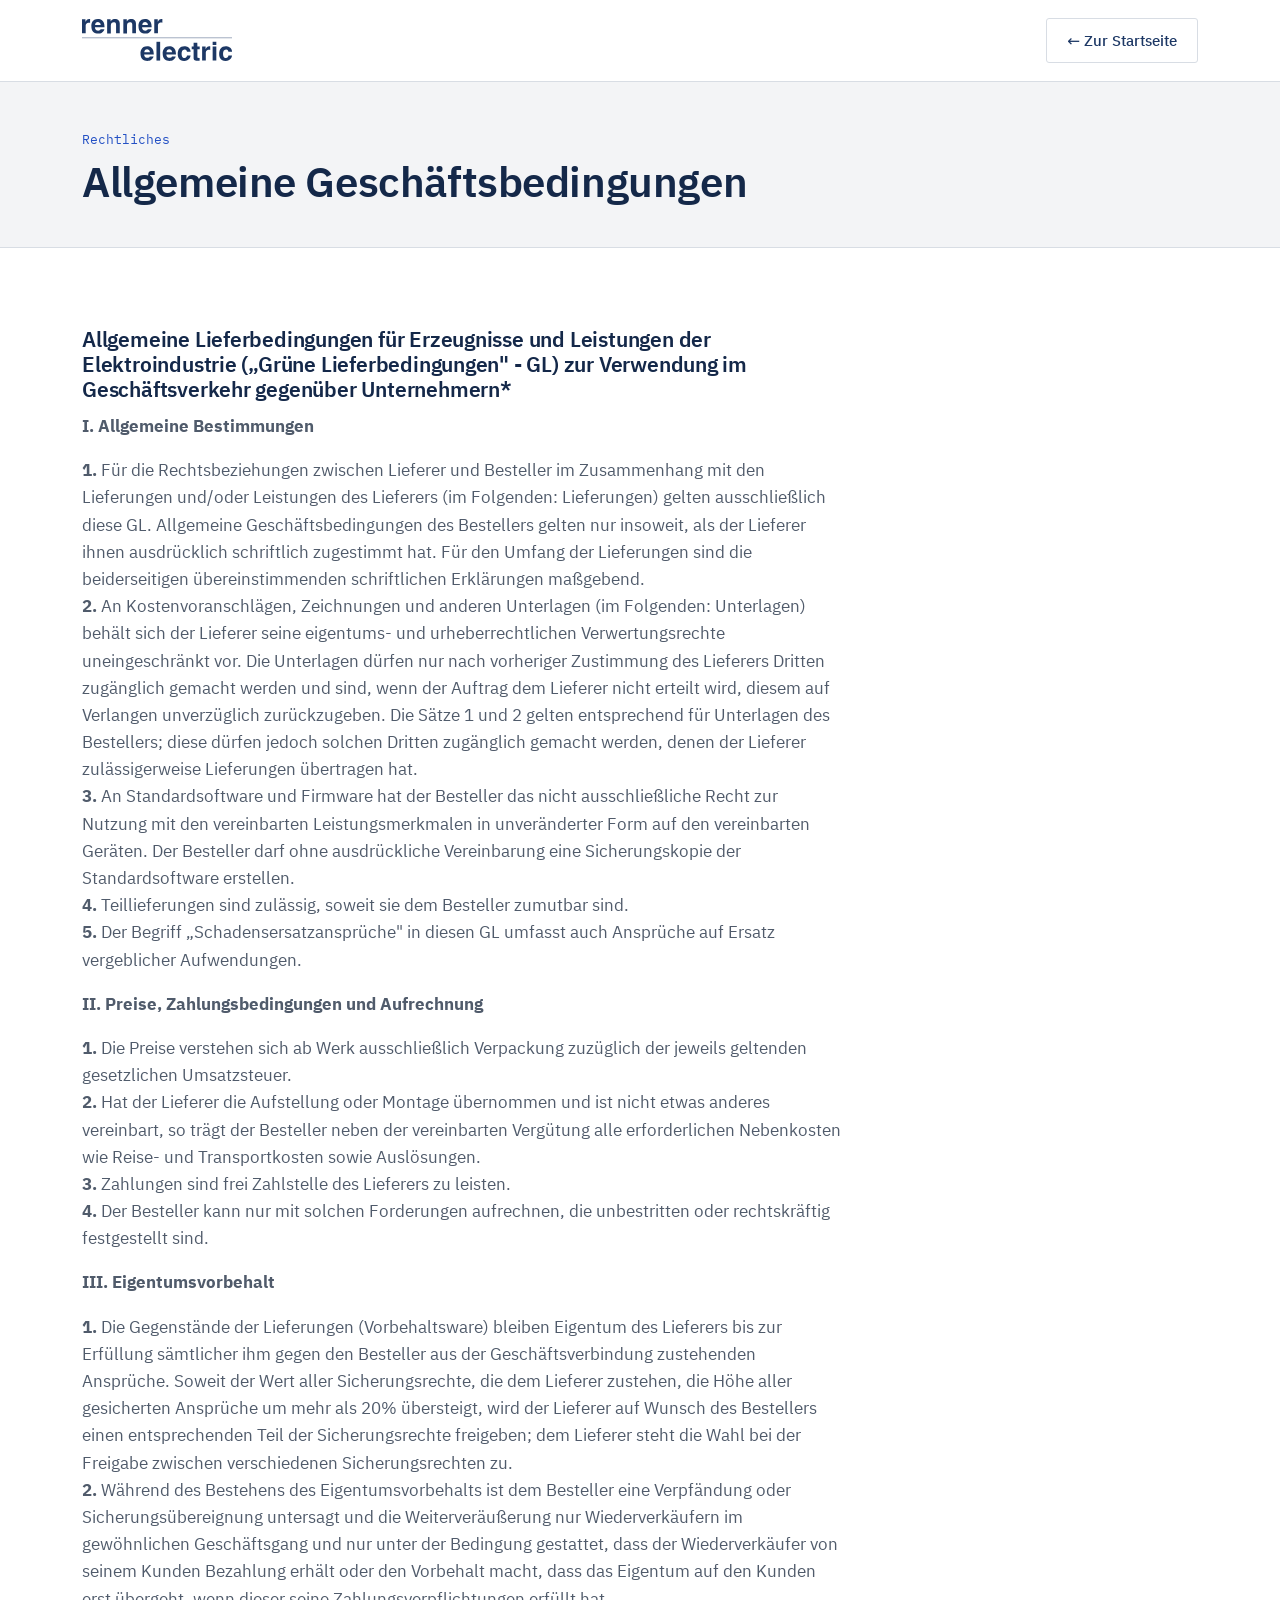
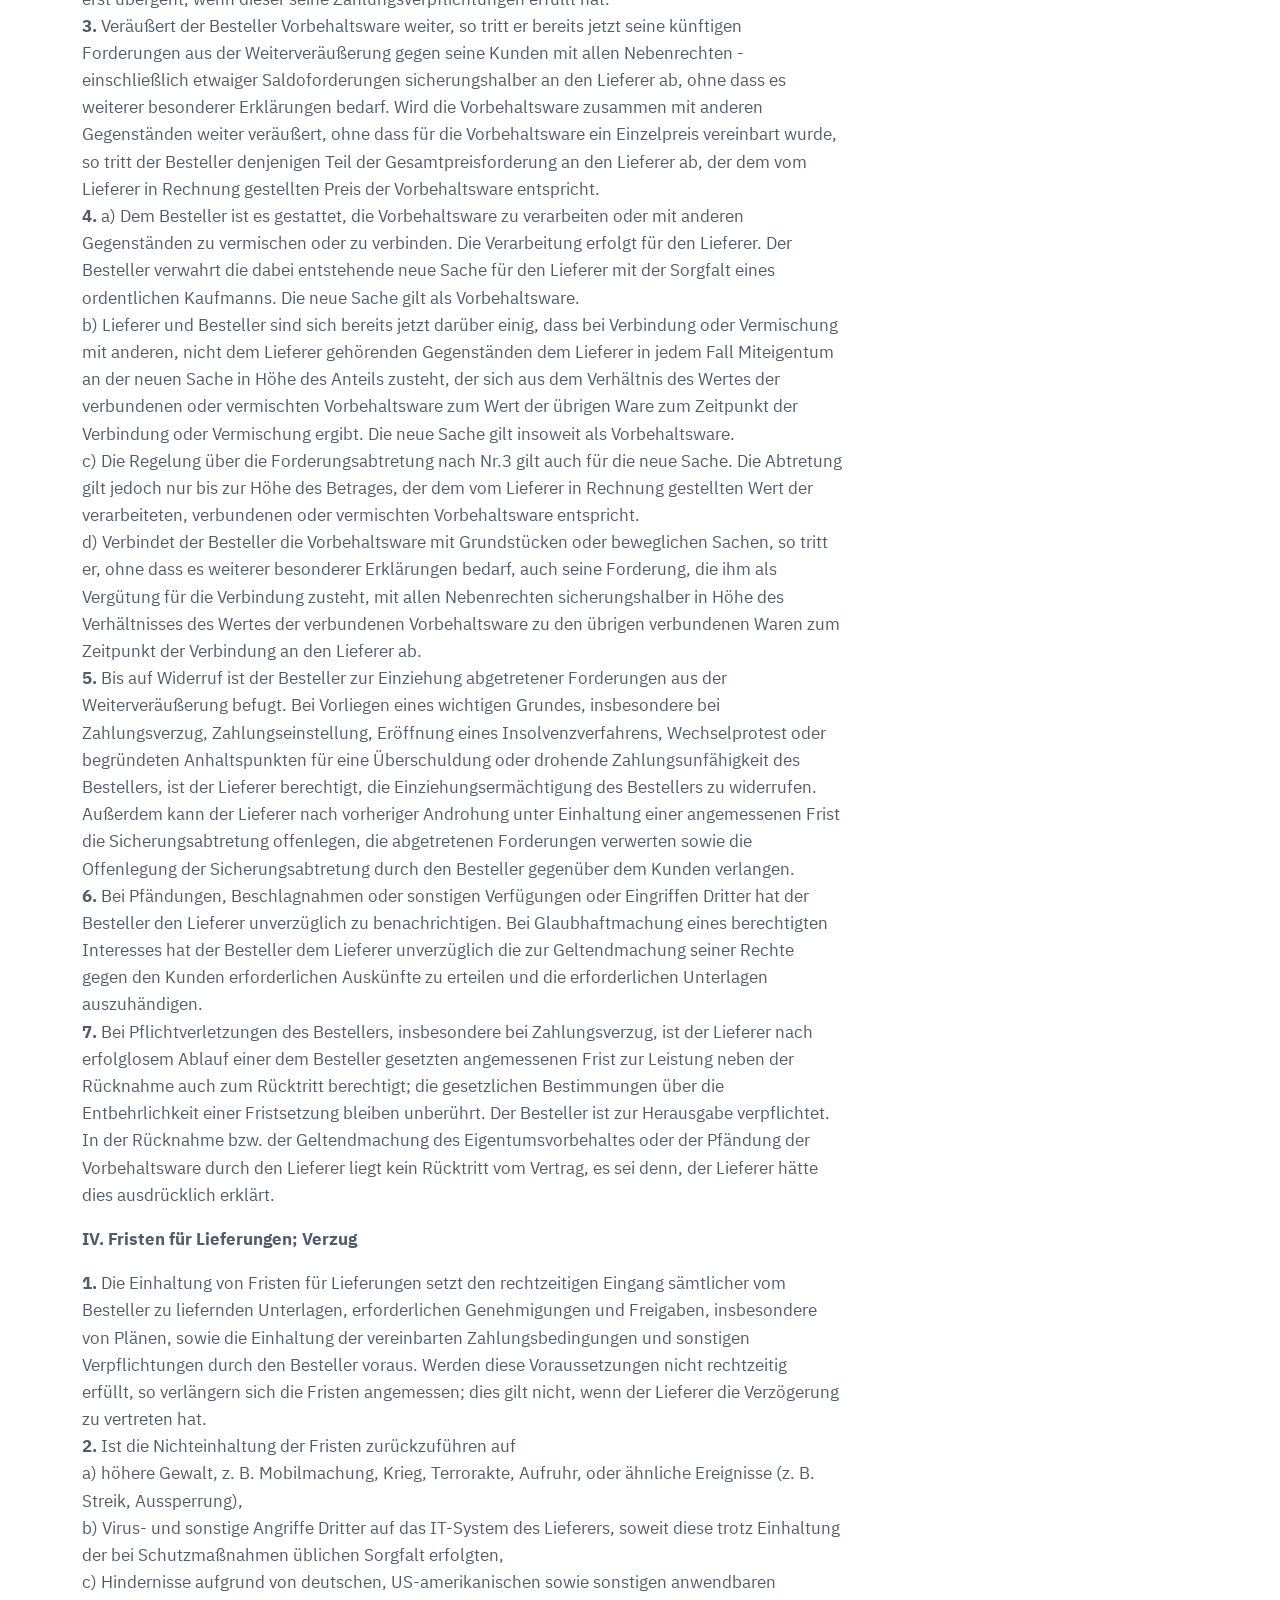
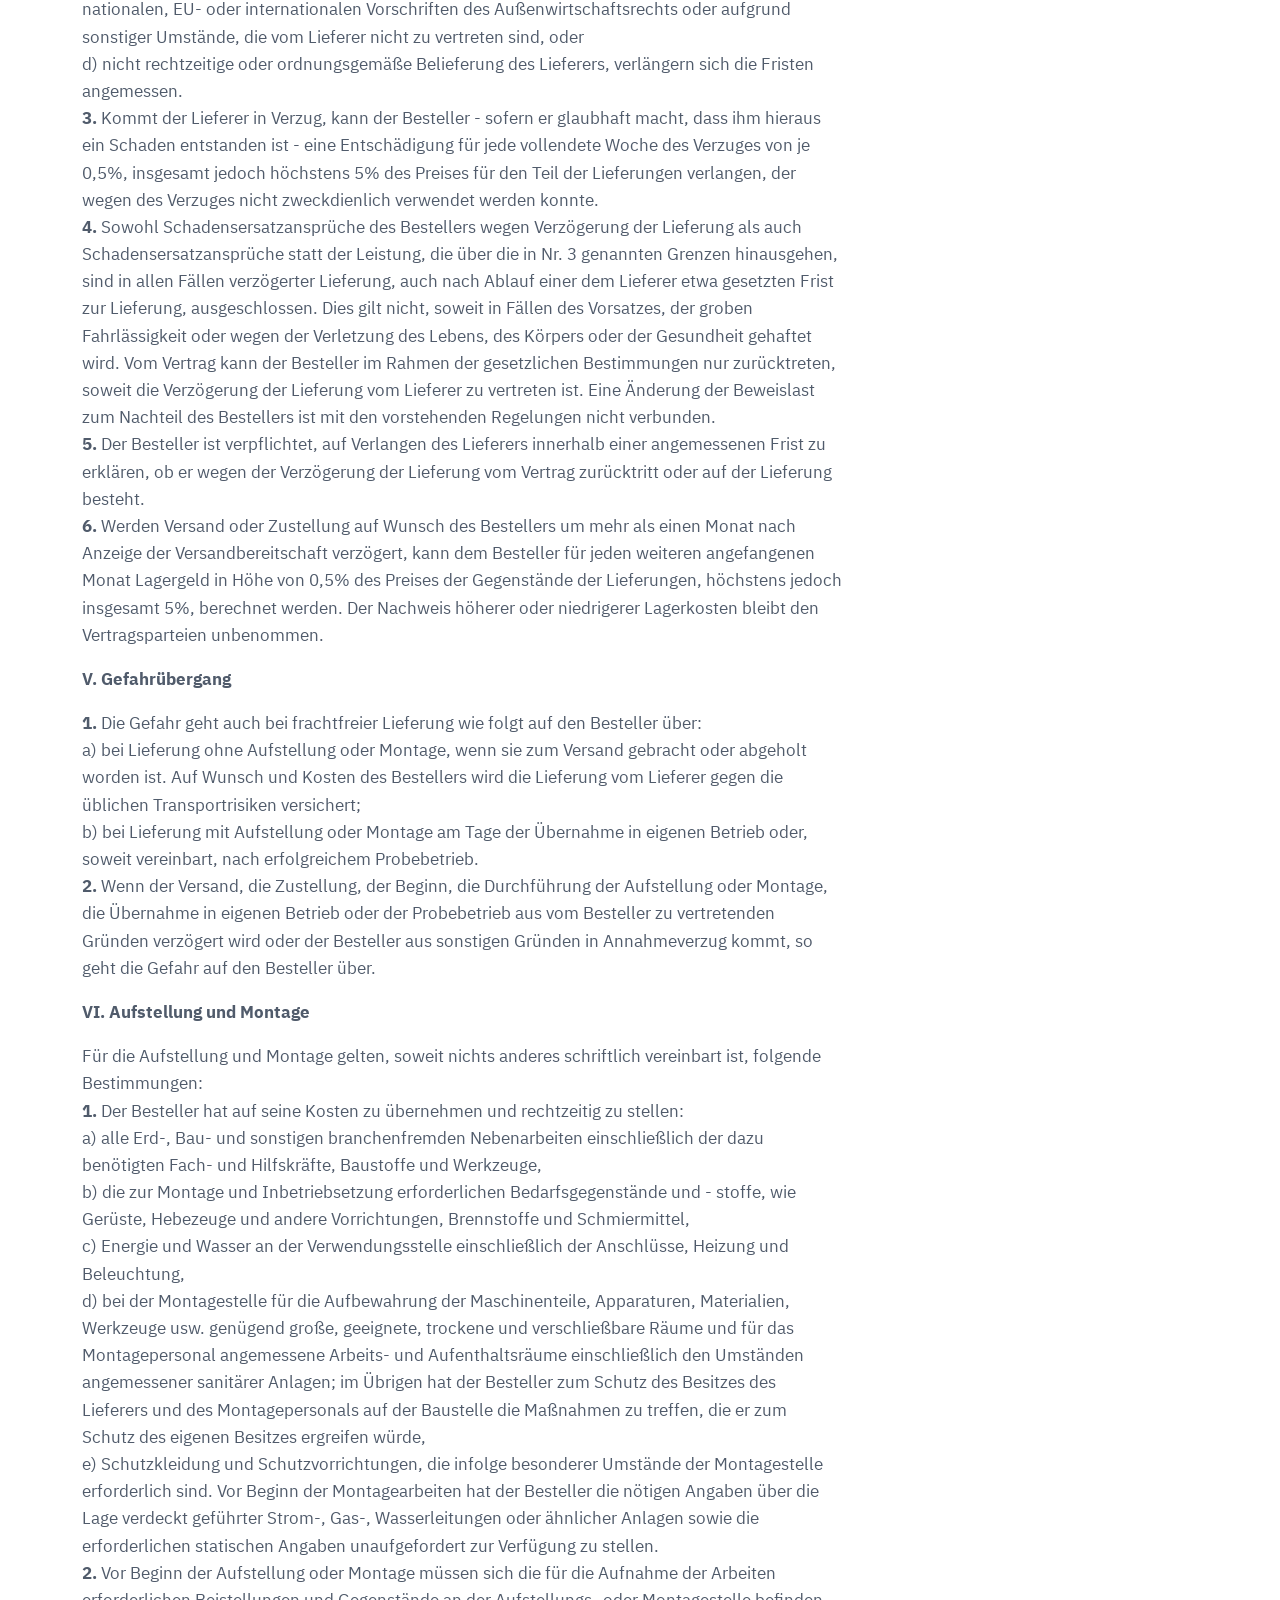
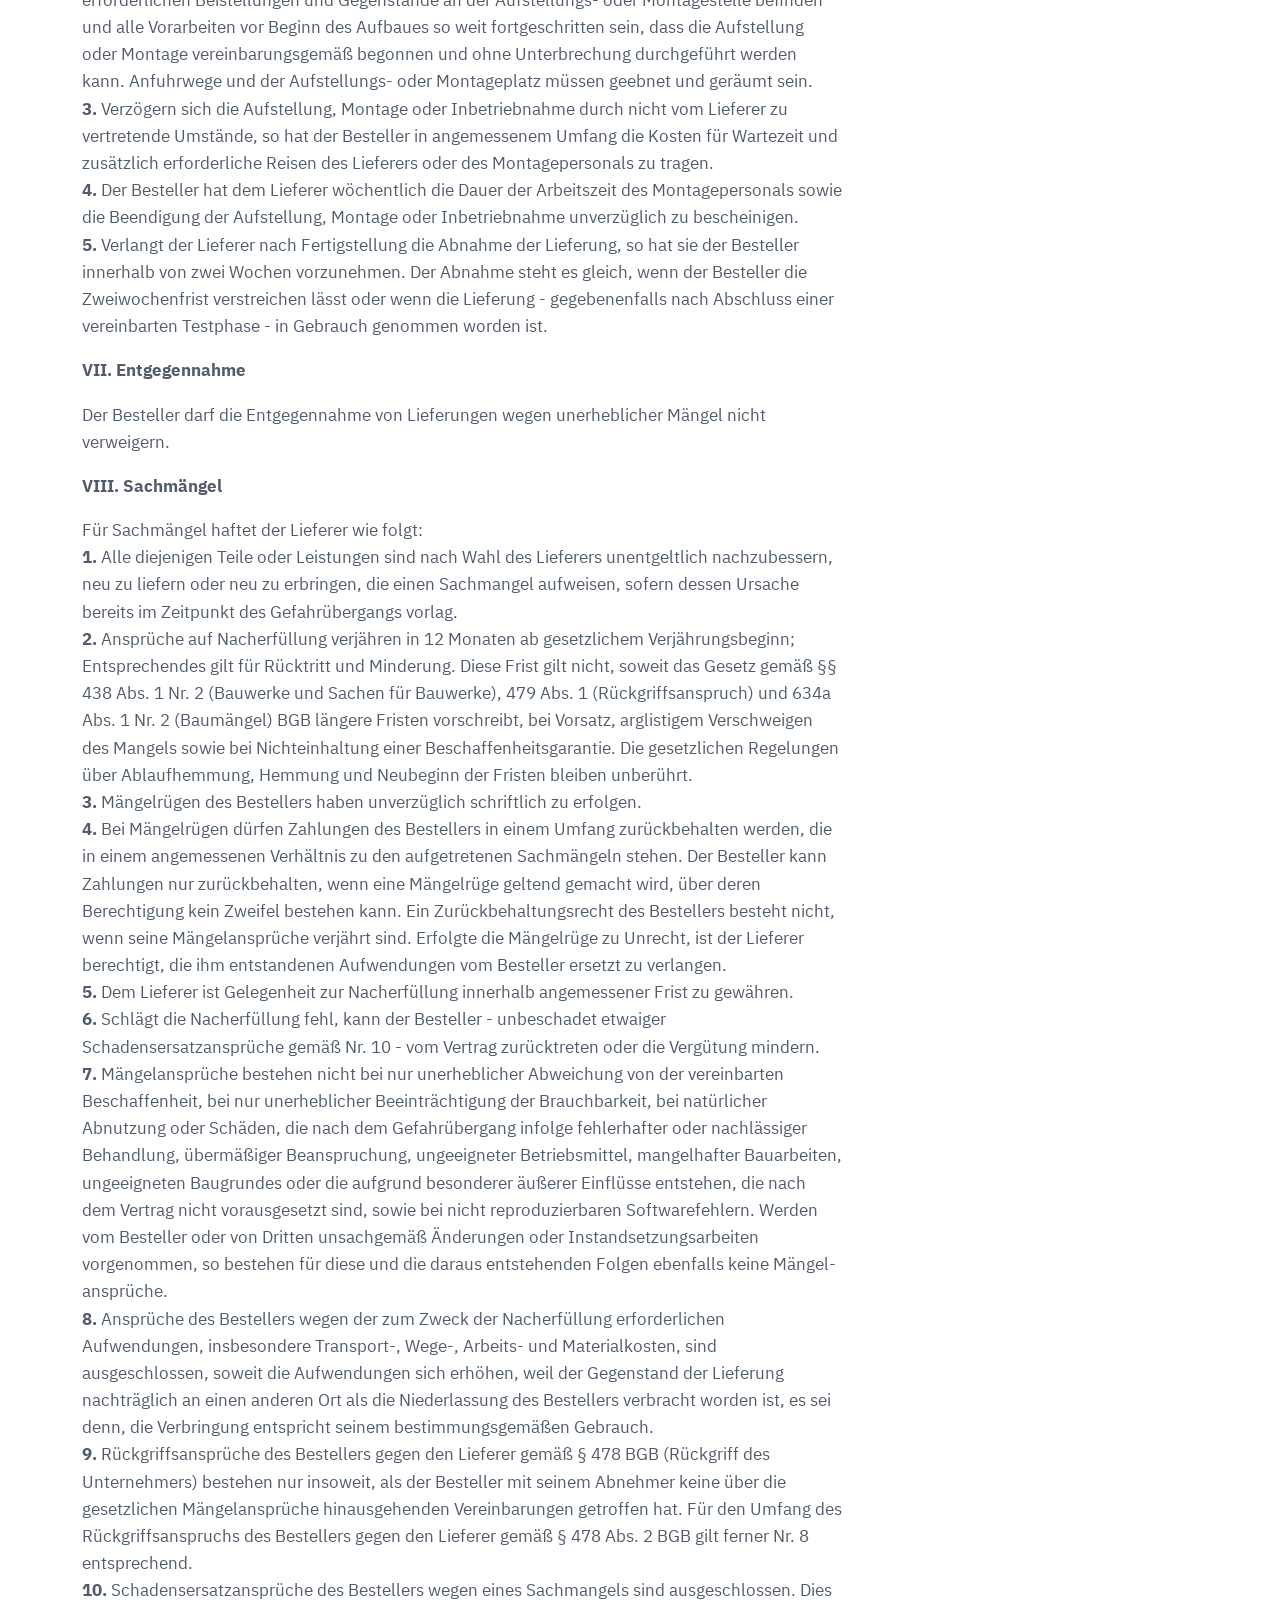
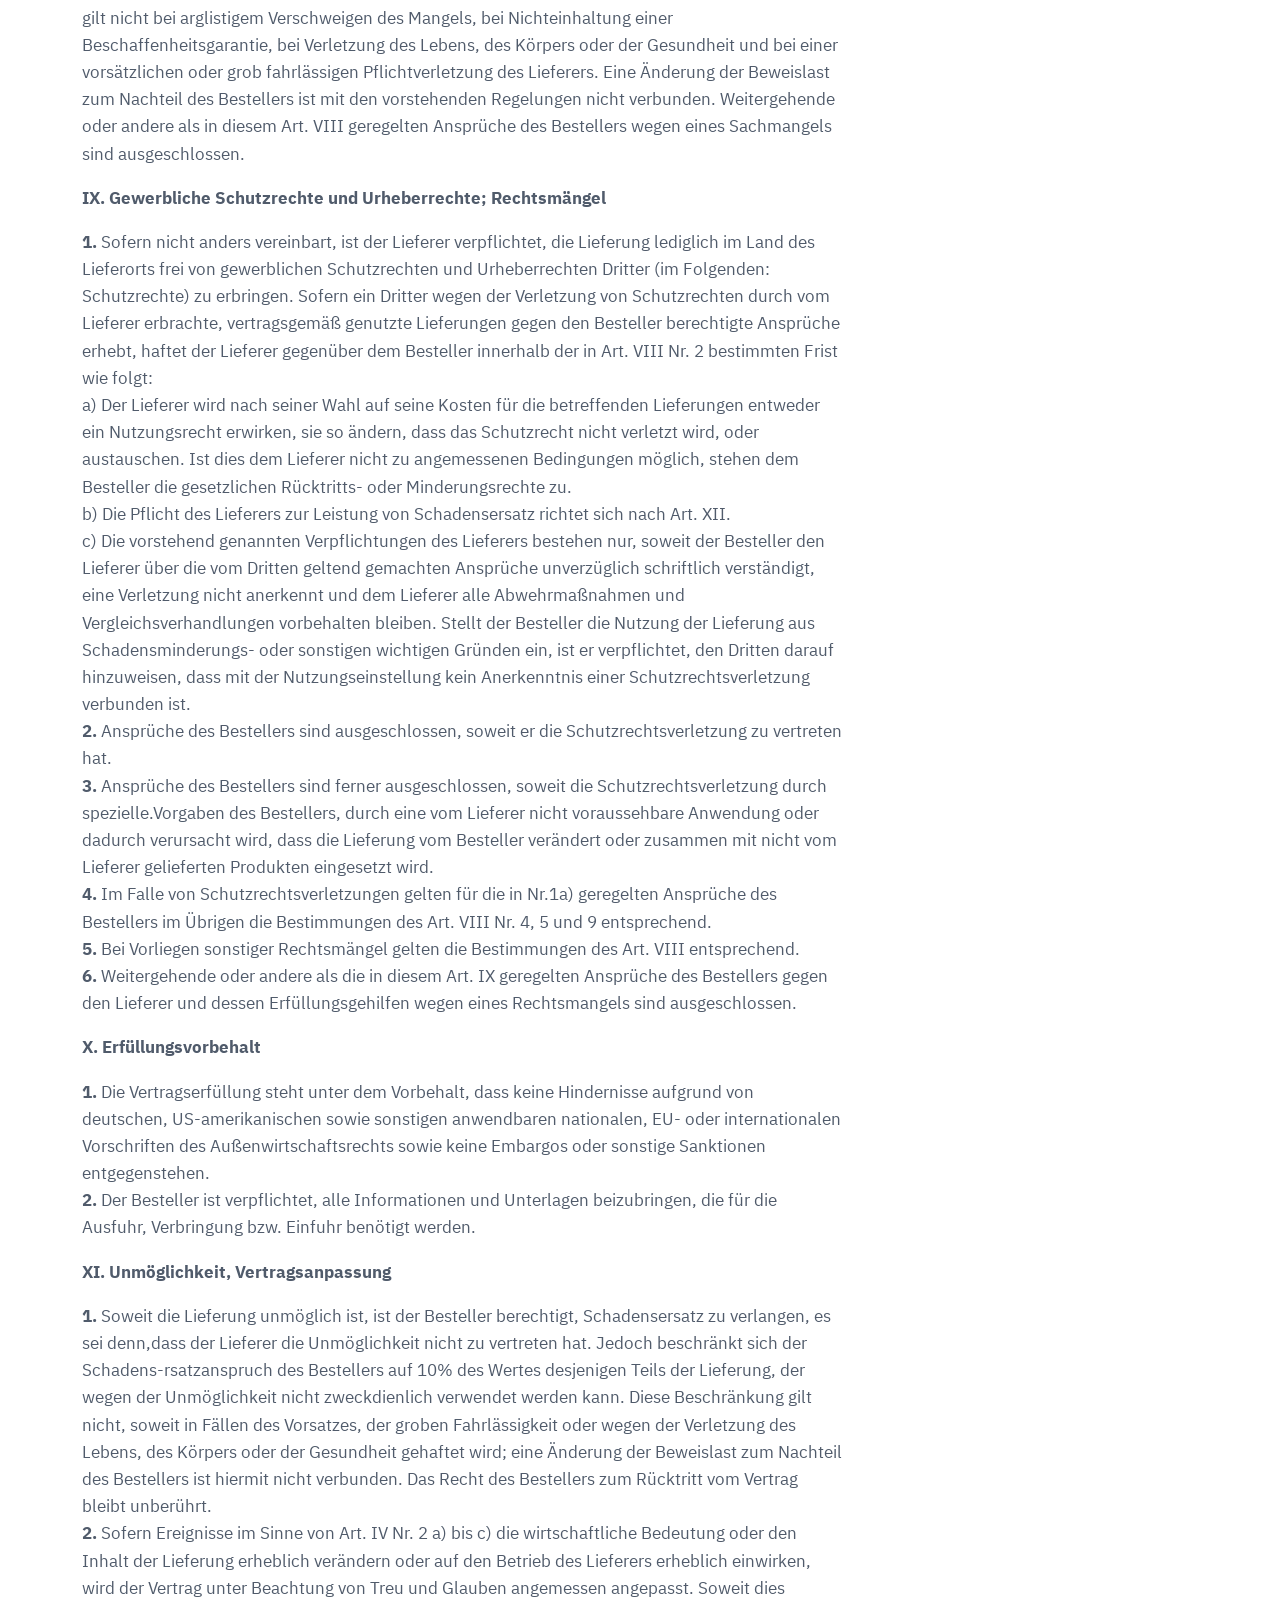
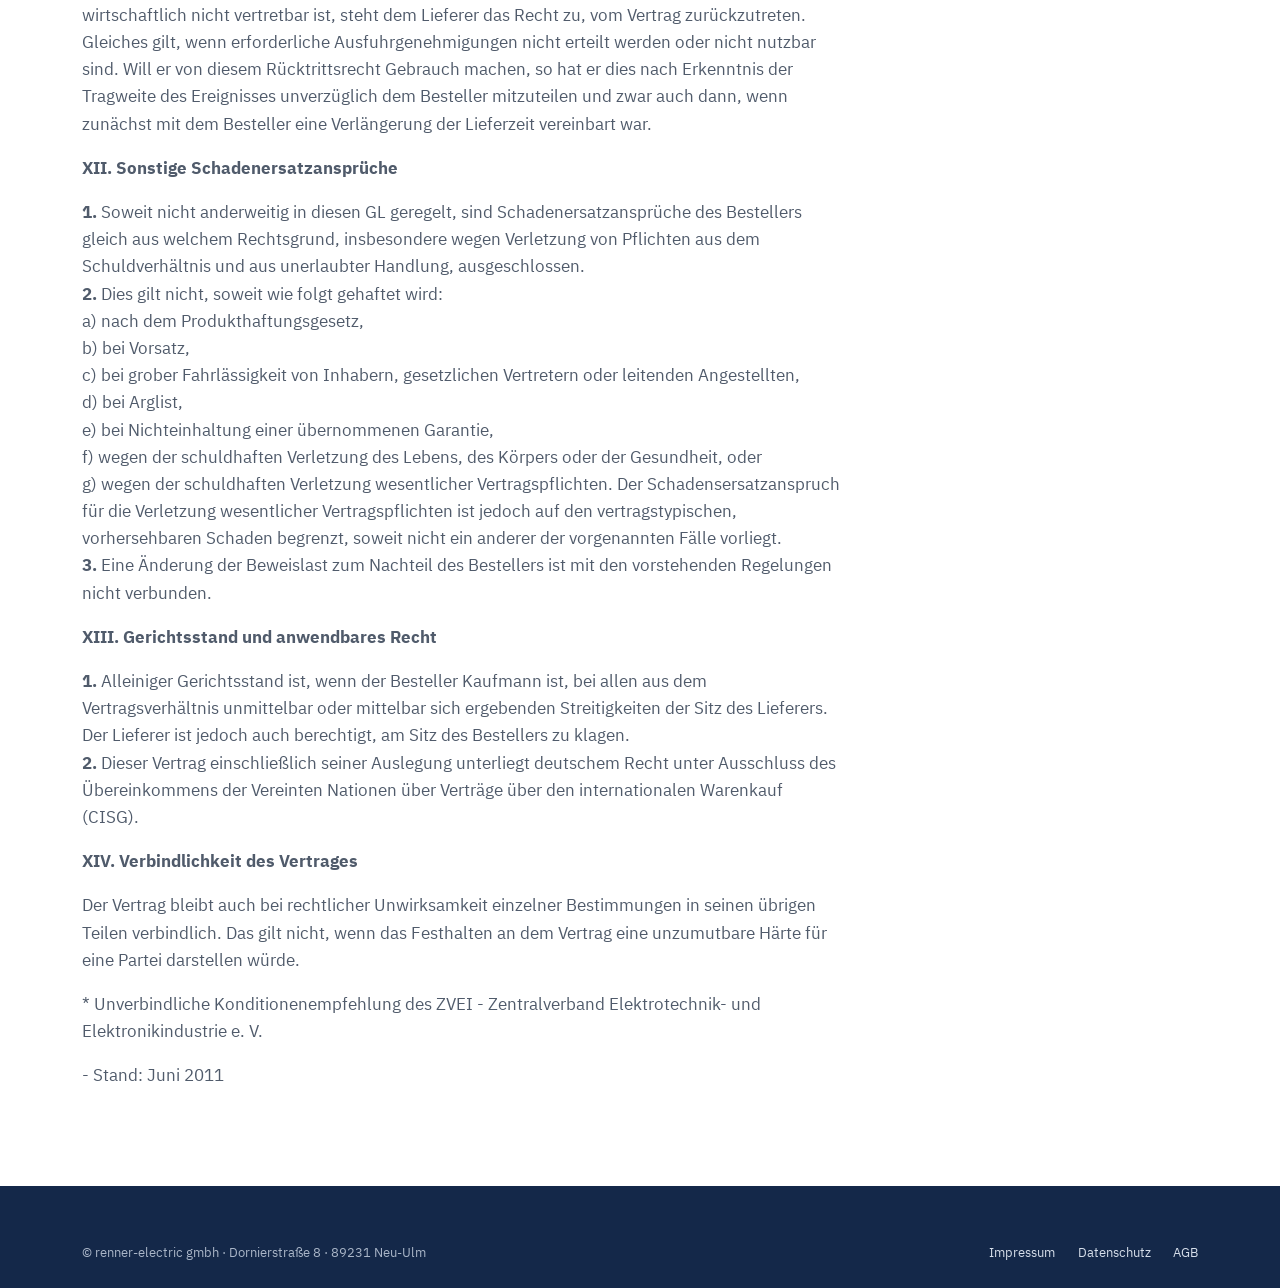
<file: agb.html>
<!doctype html>
<html lang="de">
<head>
  <meta charset="utf-8">
  <meta name="viewport" content="width=device-width, initial-scale=1">
  <title>Allgemeine Geschäftsbedingungen | renner-electric gmbh</title>
  <meta name="robots" content="noindex, follow">
  <meta name="theme-color" content="#0b1d38">
  <link rel="icon" href="assets/img/favicon.svg" type="image/svg+xml">
  <link rel="stylesheet" href="assets/css/style.css">
</head>
<body>
<header class="header is-scrolled">
  <div class="container">
    <a class="logo" href="index.html" aria-label="renner-electric – zur Startseite"><img src="assets/img/logo.svg" alt="renner electric" width="143" height="40"></a>
    <a class="btn btn--outline" href="index.html">← Zur Startseite</a>
  </div>
</header>
<main>
  <section class="page-hero"><div class="container"><span class="eyebrow">Rechtliches</span><h1>Allgemeine Geschäftsbedingungen</h1></div></section>
  <div class="container"><article class="prose">
<h2>
Allgemeine Lieferbedingungen f&#252;r Erzeugnisse und Leistungen der Elektroindustrie (&#8222;Gr&#252;ne Lieferbedingungen&quot; - GL) zur Verwendung im Gesch&#228;ftsverkehr gegen&#252;ber Unternehmern*
</h2>
<p>
<strong>I. Allgemeine Bestimmungen
</strong>
</p>
<p>
<strong>1.</strong> F&#252;r die Rechtsbeziehungen zwischen Lieferer und Besteller im Zusammenhang mit den Lieferungen und/oder Leistungen des Lieferers (im Folgenden: Lieferungen) gelten ausschlie&#223;lich diese GL. Allgemeine Gesch&#228;ftsbedingungen des Bestellers gelten nur insoweit, als der Lieferer ihnen ausdr&#252;cklich schriftlich zugestimmt hat. F&#252;r den Umfang der Lieferungen sind die beiderseitigen &#252;bereinstimmenden schriftlichen Erkl&#228;rungen ma&#223;gebend.<br />
<strong>2.</strong> An Kostenvoranschl&#228;gen, Zeichnungen und anderen Unterlagen (im Folgenden: Unterlagen) beh&#228;lt sich der Lieferer seine eigentums- und urheberrechtlichen Verwertungsrechte uneingeschr&#228;nkt vor. Die Unterlagen d&#252;rfen nur nach vorheriger Zustimmung des Lieferers Dritten zug&#228;nglich gemacht werden und sind, wenn der Auftrag dem Lieferer nicht erteilt wird, diesem auf Verlangen unverz&#252;glich zur&#252;ckzugeben. Die S&#228;tze 1 und 2 gelten entsprechend f&#252;r Unterlagen des Bestellers; diese d&#252;rfen jedoch solchen Dritten zug&#228;nglich gemacht werden, denen der Lieferer zul&#228;ssigerweise Lieferungen &#252;bertragen hat.<br />
<strong>3.</strong> An Standardsoftware und Firmware hat der Besteller das nicht ausschlie&#223;liche Recht zur Nutzung mit den vereinbarten Leistungsmerkmalen in unver&#228;nderter Form auf den vereinbarten Ger&#228;ten. Der Besteller darf ohne ausdr&#252;ckliche Vereinbarung eine Sicherungskopie der Standardsoftware erstellen.<br />
<strong>4. </strong>Teillieferungen sind zul&#228;ssig, soweit sie dem Besteller zumutbar sind.<br />
<strong>5.</strong> Der Begriff &#8222;Schadensersatzanspr&#252;che&quot; in diesen GL umfasst auch Anspr&#252;che auf Ersatz vergeblicher Aufwendungen.
</p>
<p>
<strong>II. Preise, Zahlungsbedingungen und Aufrechnung</strong>
</p>
<p>
<strong>1.</strong> Die Preise verstehen sich ab Werk ausschlie&#223;lich Verpackung zuz&#252;glich der jeweils geltenden gesetzlichen Umsatzsteuer.<br />
<strong>2.</strong> Hat der Lieferer die Aufstellung oder Montage &#252;bernommen und ist nicht etwas anderes vereinbart, so tr&#228;gt der Besteller neben der vereinbarten Verg&#252;tung alle erforderlichen Nebenkosten wie Reise- und Transportkosten sowie Ausl&#246;sungen.<br />
<strong>3.</strong> Zahlungen sind frei Zahlstelle des Lieferers zu leisten.<br />
<strong>4.</strong> Der Besteller kann nur mit solchen Forderungen aufrechnen, die unbestritten oder rechtskr&#228;ftig festgestellt sind.
</p>
<p>
<strong>III. Eigentumsvorbehalt </strong>
</p>
<p>
<strong>1.</strong> Die Gegenst&#228;nde der Lieferungen (Vorbehaltsware) bleiben Eigentum des Lieferers bis zur Erf&#252;llung s&#228;mtlicher ihm gegen den Besteller aus der Gesch&#228;ftsverbindung zustehenden Anspr&#252;che. Soweit  der Wert aller Sicherungsrechte, die dem Lieferer zustehen, die H&#246;he aller gesicherten Anspr&#252;che um mehr als 20% &#252;bersteigt, wird der Lieferer auf Wunsch des Bestellers einen entsprechenden Teil der Sicherungsrechte freigeben; dem Lieferer steht die Wahl bei der Freigabe zwischen verschiedenen Sicherungsrechten zu.<br />
<strong>2.</strong> W&#228;hrend des Bestehens des Eigentumsvorbehalts ist dem Besteller eine Verpf&#228;ndung oder Sicherungs&#252;bereignung untersagt und die Weiterver&#228;u&#223;erung nur Wiederverk&#228;ufern im gew&#246;hnlichen Gesch&#228;ftsgang und nur unter der Bedingung gestattet, dass der Wiederverk&#228;ufer von seinem Kunden Bezahlung erh&#228;lt oder den Vorbehalt macht, dass das Eigentum auf den Kunden erst &#252;bergeht, wenn dieser seine Zahlungsverpflichtungen erf&#252;llt hat.<br />
<strong>3.</strong> Ver&#228;u&#223;ert der Besteller Vorbehaltsware weiter, so tritt er bereits jetzt seine k&#252;nftigen Forderungen aus der Weiterver&#228;u&#223;erung gegen seine Kunden mit allen Nebenrechten - einschlie&#223;lich etwaiger Saldoforderungen sicherungshalber an den Lieferer ab, ohne dass es weiterer besonderer Erkl&#228;rungen bedarf. Wird die Vorbehaltsware zusammen mit anderen Gegenst&#228;nden weiter ver&#228;u&#223;ert, ohne dass f&#252;r die Vorbehaltsware ein Einzelpreis vereinbart wurde, so tritt der Besteller denjenigen Teil der Gesamtpreisforderung an den Lieferer ab, der dem vom Lieferer in Rechnung gestellten Preis der Vorbehaltsware entspricht.<br />
<strong>4.</strong> a) Dem Besteller ist es gestattet, die Vorbehaltsware zu verarbeiten oder mit anderen Gegenst&#228;nden zu vermischen oder zu verbinden. Die Verarbeitung erfolgt f&#252;r den Lieferer. Der Besteller verwahrt die dabei entstehende neue Sache f&#252;r den Lieferer mit der Sorgfalt eines ordentlichen Kaufmanns. Die neue Sache gilt als Vorbehaltsware.<br />
b) Lieferer und Besteller sind sich bereits jetzt dar&#252;ber einig, dass bei Verbindung oder Vermischung mit anderen, nicht dem Lieferer geh&#246;renden Gegenst&#228;nden dem Lieferer in jedem Fall Miteigentum an der neuen Sache in H&#246;he des Anteils zusteht, der sich aus dem Verh&#228;ltnis des Wertes der verbundenen oder vermischten Vorbehaltsware zum Wert der &#252;brigen Ware zum Zeitpunkt der Verbindung oder Vermischung ergibt. Die neue Sache gilt insoweit als Vorbehaltsware.<br />
c) Die Regelung &#252;ber die Forderungsabtretung nach Nr.3 gilt auch f&#252;r die neue Sache. Die Abtretung gilt jedoch nur bis zur H&#246;he des Betrages, der dem vom Lieferer in Rechnung gestellten Wert der verarbeiteten, verbundenen oder vermischten Vorbehaltsware entspricht.<br />
d) Verbindet der Besteller die Vorbehaltsware mit Grundst&#252;cken oder beweglichen Sachen, so tritt er, ohne dass es weiterer besonderer Erkl&#228;rungen bedarf, auch seine Forderung, die ihm als Verg&#252;tung f&#252;r die Verbindung zusteht, mit allen Nebenrechten sicherungshalber in H&#246;he des Verh&#228;ltnisses des Wertes der verbundenen Vorbehaltsware zu den &#252;brigen verbundenen Waren zum Zeitpunkt der Verbindung an den Lieferer ab. <br />
<strong>5.</strong> Bis auf Widerruf ist der Besteller zur Einziehung abgetretener Forderungen aus der Weiterver&#228;u&#223;erung befugt. Bei Vorliegen eines wichtigen Grundes, insbesondere bei Zahlungsverzug, Zahlungseinstellung, Er&#246;ffnung eines Insolvenzverfahrens, Wechselprotest oder begr&#252;ndeten Anhaltspunkten f&#252;r eine &#220;berschuldung oder drohende Zahlungsunf&#228;higkeit des Bestellers, ist der Lieferer berechtigt, die Einziehungserm&#228;chtigung des Bestellers zu widerrufen. Au&#223;erdem kann der Lieferer nach vorheriger Androhung unter Einhaltung einer angemessenen Frist die Sicherungsabtretung offenlegen, die abgetretenen Forderungen verwerten sowie die Offenlegung der Sicherungsabtretung durch den Besteller gegen&#252;ber dem Kunden verlangen.<br />
<strong>6.</strong> Bei Pf&#228;ndungen, Beschlagnahmen oder sonstigen Verf&#252;gungen oder Eingriffen Dritter hat der Besteller den Lieferer unverz&#252;glich zu benachrichtigen. Bei Glaubhaftmachung eines berechtigten Interesses hat der Besteller dem Lieferer unverz&#252;glich die zur Geltendmachung seiner Rechte gegen den Kunden erforderlichen Ausk&#252;nfte zu erteilen und die erforderlichen Unterlagen auszuh&#228;ndigen.<br />
<strong>7.</strong> Bei Pflichtverletzungen des Bestellers, insbesondere bei Zahlungsverzug, ist der Lieferer nach erfolglosem Ablauf einer dem Besteller gesetzten angemessenen Frist zur Leistung neben der R&#252;cknahme auch zum R&#252;cktritt berechtigt; die gesetzlichen Bestimmungen &#252;ber die Entbehrlichkeit einer Fristsetzung bleiben unber&#252;hrt. Der Besteller ist zur Herausgabe verpflichtet. In der R&#252;cknahme bzw. der Geltendmachung des Eigentumsvorbehaltes oder der Pf&#228;ndung der Vorbehaltsware durch den Lieferer liegt kein R&#252;cktritt vom Vertrag, es sei denn, der Lieferer h&#228;tte dies ausdr&#252;cklich erkl&#228;rt.
</p>
<p>
<strong>IV. Fristen f&#252;r Lieferungen; Verzug</strong> 
</p>
<p>
<strong>1.</strong> Die Einhaltung von Fristen f&#252;r Lieferungen setzt den rechtzeitigen Eingang s&#228;mtlicher vom Besteller zu liefernden Unterlagen, erforderlichen Genehmigungen und Freigaben, insbesondere von Pl&#228;nen, sowie die Einhaltung der vereinbarten Zahlungsbedingungen und sonstigen Verpflichtungen durch den Besteller voraus. Werden diese Voraussetzungen nicht rechtzeitig erf&#252;llt, so verl&#228;ngern sich die Fristen angemessen; dies gilt nicht, wenn der Lieferer die Verz&#246;gerung zu vertreten hat.<br />
<strong>2.</strong> Ist die Nichteinhaltung der Fristen zur&#252;ckzuf&#252;hren auf<br />
a) h&#246;here Gewalt, z. B. Mobilmachung, Krieg, Terrorakte, Aufruhr, oder &#228;hnliche Ereignisse (z. B. Streik, Aussperrung),<br />
b) Virus- und sonstige Angriffe Dritter auf das IT-System des Lieferers, soweit diese trotz Einhaltung der bei Schutzma&#223;nahmen &#252;blichen Sorgfalt erfolgten,<br />
c) Hindernisse aufgrund von deutschen, US-amerikanischen sowie sonstigen anwendbaren nationalen, EU- oder internationalen Vorschriften des Au&#223;enwirtschaftsrechts oder aufgrund sonstiger Umst&#228;nde, die vom Lieferer nicht zu vertreten sind, oder<br />
d) nicht rechtzeitige oder ordnungsgem&#228;&#223;e Belieferung des Lieferers, verl&#228;ngern sich die Fristen angemessen.<br />
<strong>3.</strong> Kommt der Lieferer in Verzug, kann der Besteller - sofern er glaubhaft macht, dass ihm hieraus ein Schaden entstanden ist - eine Entsch&#228;digung f&#252;r jede vollendete Woche des Verzuges von je 0,5%, insgesamt jedoch h&#246;chstens 5% des Preises f&#252;r den Teil der Lieferungen verlangen, der wegen des Verzuges nicht zweckdienlich verwendet werden konnte.<br />
<strong>4.</strong> Sowohl Schadensersatzanspr&#252;che des Bestellers wegen Verz&#246;gerung der Lieferung als auch Schadensersatzanspr&#252;che statt der Leistung, die &#252;ber die in Nr. 3 genannten Grenzen hinausgehen, sind in allen F&#228;llen verz&#246;gerter Lieferung, auch nach Ablauf einer dem Lieferer etwa gesetzten Frist zur Lieferung, ausgeschlossen. Dies gilt nicht, soweit in F&#228;llen des Vorsatzes, der groben Fahrl&#228;ssigkeit oder wegen der Verletzung des Lebens, des K&#246;rpers oder der Gesundheit gehaftet wird. Vom Vertrag kann der Besteller im Rahmen der gesetzlichen Bestimmungen nur zur&#252;cktreten, soweit die Verz&#246;gerung der Lieferung 	vom Lieferer zu vertreten ist. Eine &#196;nderung der Beweislast zum Nachteil des Bestellers ist mit den vorstehenden Regelungen nicht verbunden.<br />
<strong>5.</strong> Der Besteller ist verpflichtet, auf Verlangen des Lieferers innerhalb einer angemessenen Frist zu erkl&#228;ren, ob er wegen der Verz&#246;gerung der Lieferung vom Vertrag zur&#252;cktritt oder auf der Lieferung besteht.<br />
<strong>6.</strong> Werden Versand oder Zustellung auf Wunsch des Bestellers um mehr als einen Monat nach Anzeige der Versandbereitschaft verz&#246;gert, kann dem Besteller f&#252;r jeden weiteren angefangenen Monat Lagergeld in H&#246;he von 0,5% des Preises der Gegenst&#228;nde der Lieferungen, h&#246;chstens jedoch insgesamt 5%, berechnet werden. Der Nachweis h&#246;herer oder niedrigerer Lagerkosten bleibt den Vertragsparteien unbenommen.
</p>
<p>
<strong>V. Gefahr&#252;bergang
</strong>
</p>
<p>
<strong>1.</strong> Die Gefahr geht auch bei frachtfreier Lieferung wie folgt auf den Besteller &#252;ber:<br />
a) bei Lieferung ohne Aufstellung oder Montage, wenn sie zum Versand gebracht oder abgeholt worden ist. Auf Wunsch und Kosten des Bestellers wird die Lieferung vom Lieferer gegen die &#252;blichen Transportrisiken versichert; <br />
b) bei Lieferung mit Aufstellung oder Montage am Tage der &#220;bernahme in eigenen Betrieb oder, soweit vereinbart, nach erfolgreichem Probebetrieb. <br />
<strong>2.</strong> Wenn der Versand, die Zustellung, der Beginn, die Durchf&#252;hrung der Aufstellung oder Montage, die &#220;bernahme in eigenen Betrieb oder der Probebetrieb aus vom Besteller zu vertretenden Gr&#252;nden verz&#246;gert wird oder der Besteller aus sonstigen Gr&#252;nden in Annahmeverzug kommt, so geht die Gefahr auf den Besteller &#252;ber.
</p>
<p>
<strong>VI. Aufstellung und Montage</strong>
</p>
<p>
F&#252;r die Aufstellung und Montage gelten, soweit nichts anderes schriftlich vereinbart ist, folgende Bestimmungen:<br />
<strong>1.</strong> Der Besteller hat auf seine Kosten zu &#252;bernehmen und rechtzeitig zu stellen:<br />
a) alle Erd-, Bau- und sonstigen branchenfremden Nebenarbeiten einschlie&#223;lich der dazu ben&#246;tigten Fach- und Hilfskr&#228;fte, Baustoffe und Werkzeuge,<br />
b) die zur Montage und Inbetriebsetzung erforderlichen Bedarfsgegenst&#228;nde und - stoffe, wie Ger&#252;ste, Hebezeuge und andere Vorrichtungen, Brennstoffe und Schmiermittel, <br />
c) Energie und Wasser an der Verwendungsstelle einschlie&#223;lich der Anschl&#252;sse, Heizung und Beleuchtung,<br />
d) bei der Montagestelle f&#252;r die Aufbewahrung der Maschinenteile, Apparaturen, Materialien, Werkzeuge usw. gen&#252;gend gro&#223;e, geeignete, trockene und verschlie&#223;bare R&#228;ume und f&#252;r das Montagepersonal angemessene Arbeits- und Aufenthaltsr&#228;ume einschlie&#223;lich den Umst&#228;nden angemessener sanit&#228;rer Anlagen; im &#220;brigen hat der Besteller zum Schutz des Besitzes des Lieferers und des Montagepersonals auf der Baustelle die Ma&#223;nahmen zu treffen, die er zum Schutz des eigenen Besitzes ergreifen w&#252;rde,<br />
e) Schutzkleidung und Schutzvorrichtungen, die infolge besonderer Umst&#228;nde der Montagestelle erforderlich sind. Vor Beginn der Montagearbeiten hat der Besteller die n&#246;tigen Angaben &#252;ber die Lage verdeckt gef&#252;hrter Strom-, Gas-, Wasserleitungen oder &#228;hnlicher Anlagen sowie die erforderlichen statischen Angaben unaufgefordert zur Verf&#252;gung zu stellen.<br />
<strong>2.</strong> Vor Beginn der Aufstellung oder Montage m&#252;ssen sich die f&#252;r die Aufnahme der Arbeiten erforderlichen Beistellungen und Gegenst&#228;nde an der Aufstellungs- oder Montagestelle befinden und alle Vorarbeiten vor Beginn des Aufbaues so weit fortgeschritten sein, dass die Aufstellung oder Montage vereinbarungsgem&#228;&#223; begonnen und ohne Unterbrechung durchgef&#252;hrt werden kann. Anfuhrwege und der Aufstellungs- oder Montageplatz m&#252;ssen geebnet und ger&#228;umt sein.<br />
<strong>3.</strong> Verz&#246;gern sich die Aufstellung, Montage oder Inbetriebnahme durch nicht vom Lieferer zu vertretende Umst&#228;nde, so hat der Besteller in angemessenem Umfang die Kosten f&#252;r Wartezeit und zus&#228;tzlich erforderliche Reisen des Lieferers oder des Montagepersonals zu tragen.<br />
<strong>4.</strong> Der Besteller hat dem Lieferer w&#246;chentlich die Dauer der Arbeitszeit des Montagepersonals sowie die Beendigung der Aufstellung, Montage oder Inbetriebnahme unverz&#252;glich zu bescheinigen.<br />
<strong>5.</strong> Verlangt der Lieferer nach Fertigstellung die Abnahme der Lieferung, so hat sie der Besteller innerhalb von zwei Wochen vorzunehmen. Der Abnahme steht es gleich, wenn der Besteller die Zweiwochenfrist verstreichen l&#228;sst oder wenn die Lieferung - gegebenenfalls nach Abschluss einer vereinbarten Testphase - in Gebrauch genommen worden ist.
</p>
<p>
<strong>VII. Entgegennahme </strong>
</p>
<p>
Der Besteller darf die Entgegennahme von Lieferungen wegen unerheblicher M&#228;ngel nicht verweigern.
</p>
<p>
<strong>VIII. Sachm&#228;ngel </strong>
</p>
<p>
F&#252;r Sachm&#228;ngel haftet der Lieferer wie folgt:<br />
<strong>1.</strong> Alle diejenigen Teile oder Leistungen sind nach Wahl des Lieferers unentgeltlich nachzubessern, neu zu liefern oder neu zu erbringen, die einen Sachmangel aufweisen, sofern dessen Ursache bereits im Zeitpunkt des Gefahr&#252;bergangs vorlag.<br />
<strong>2.</strong> Anspr&#252;che auf Nacherf&#252;llung verj&#228;hren in 12 Monaten ab gesetzlichem Verj&#228;hrungsbeginn; Entsprechendes gilt f&#252;r R&#252;cktritt und Minderung. Diese Frist gilt nicht, soweit das Gesetz gem&#228;&#223; &#167;&#167; 438 Abs. 1 Nr. 2 (Bauwerke und Sachen f&#252;r Bauwerke), 479 Abs. 1 (R&#252;ckgriffsanspruch) und 634a Abs. 1 Nr. 2 (Baum&#228;ngel) BGB l&#228;ngere Fristen vorschreibt, bei Vorsatz, arglistigem Verschweigen des Mangels sowie bei Nichteinhaltung einer Beschaffenheitsgarantie. Die gesetzlichen Regelungen &#252;ber Ablaufhemmung, Hemmung und Neubeginn der Fristen bleiben unber&#252;hrt.<br />
<strong>3.</strong> M&#228;ngelr&#252;gen des Bestellers haben unverz&#252;glich schriftlich zu erfolgen.<br />
<strong>4.</strong> Bei M&#228;ngelr&#252;gen d&#252;rfen Zahlungen des Bestellers in einem Umfang zur&#252;ckbehalten werden, die in einem angemessenen Verh&#228;ltnis zu den aufgetretenen Sachm&#228;ngeln stehen. Der Besteller kann Zahlungen nur zur&#252;ckbehalten, wenn eine M&#228;ngelr&#252;ge geltend gemacht wird, &#252;ber deren Berechtigung kein Zweifel bestehen kann. Ein Zur&#252;ckbehaltungsrecht des Bestellers besteht nicht, wenn seine M&#228;ngelanspr&#252;che verj&#228;hrt sind. Erfolgte die M&#228;ngelr&#252;ge zu Unrecht, ist der Lieferer berechtigt, die ihm entstandenen Aufwendungen vom Besteller ersetzt zu verlangen.<br />
<strong>5.</strong> Dem Lieferer ist Gelegenheit zur Nacherf&#252;llung innerhalb angemessener Frist zu gew&#228;hren. <br />
<strong>6.</strong> Schl&#228;gt die Nacherf&#252;llung fehl, kann der Besteller - unbeschadet etwaiger Schadensersatzanspr&#252;che gem&#228;&#223; Nr. 10 - vom Vertrag zur&#252;cktreten oder die Verg&#252;tung mindern. <br />
<strong>7.</strong> M&#228;ngelanspr&#252;che bestehen nicht bei nur unerheblicher Abweichung von der vereinbarten Beschaffenheit, bei nur unerheblicher Beeintr&#228;chtigung der Brauchbarkeit, bei nat&#252;rlicher Abnutzung oder Sch&#228;den, die nach dem Gefahr&#252;bergang infolge fehlerhafter oder nachl&#228;ssiger Behandlung, &#252;berm&#228;&#223;iger Beanspruchung, ungeeigneter Betriebsmittel, mangelhafter Bauarbeiten, ungeeigneten Baugrundes oder die aufgrund besonderer &#228;u&#223;erer Einfl&#252;sse entstehen, die nach dem Vertrag nicht vorausgesetzt sind, sowie bei nicht reproduzierbaren Softwarefehlern. Werden vom Besteller oder von Dritten unsachgem&#228;&#223; &#196;nderungen oder Instandsetzungsarbeiten vorgenommen, so bestehen f&#252;r diese und die daraus entstehenden Folgen ebenfalls keine M&#228;ngel-anspr&#252;che.<br />
<strong>8.</strong> Anspr&#252;che des Bestellers wegen der zum Zweck der Nacherf&#252;llung erforderlichen Aufwendungen, insbesondere Transport-, Wege-, Arbeits- und Materialkosten, sind ausgeschlossen, soweit die Aufwendungen sich erh&#246;hen, weil der Gegenstand der Lieferung nachtr&#228;glich an einen anderen Ort als die Niederlassung des Bestellers verbracht worden ist, es sei denn, die Verbringung entspricht seinem bestimmungsgem&#228;&#223;en Gebrauch.<br />
<strong>9.</strong> R&#252;ckgriffsanspr&#252;che des Bestellers gegen den Lieferer gem&#228;&#223; &#167; 478 BGB (R&#252;ckgriff des Unternehmers) bestehen nur insoweit, als der Besteller mit seinem Abnehmer keine &#252;ber die gesetzlichen M&#228;ngelanspr&#252;che hinausgehenden Vereinbarungen getroffen hat. F&#252;r den Umfang des R&#252;ckgriffsanspruchs des Bestellers gegen den Lieferer gem&#228;&#223; &#167; 478 Abs. 2 BGB gilt ferner Nr. 8 entsprechend.<br />
<strong>10.</strong> Schadensersatzanspr&#252;che des Bestellers wegen eines Sachmangels sind ausgeschlossen. Dies gilt nicht bei arglistigem Verschweigen des Mangels, bei Nichteinhaltung einer Beschaffenheitsgarantie, bei Verletzung des Lebens, des K&#246;rpers oder der Gesundheit und bei einer vors&#228;tzlichen oder grob fahrl&#228;ssigen Pflichtverletzung des Lieferers. Eine &#196;nderung der Beweislast zum Nachteil des Bestellers ist mit den vorstehenden Regelungen nicht verbunden. Weitergehende oder andere als in diesem Art. VIII geregelten Anspr&#252;che des Bestellers wegen eines Sachmangels sind ausgeschlossen.
</p>
<p>
<strong>
IX. Gewerbliche Schutzrechte und Urheberrechte; Rechtsm&#228;ngel
</strong>
</p>
<p>
<strong>1.</strong> Sofern nicht anders vereinbart, ist der Lieferer verpflichtet, die Lieferung lediglich im Land des Lieferorts frei von gewerblichen Schutzrechten und Urheberrechten Dritter (im Folgenden: Schutzrechte) zu erbringen. Sofern ein Dritter wegen der Verletzung von Schutzrechten durch vom Lieferer erbrachte, vertragsgem&#228;&#223; genutzte Lieferungen gegen den Besteller berechtigte Anspr&#252;che erhebt, haftet der Lieferer gegen&#252;ber dem Besteller innerhalb der in Art. VIII Nr. 2 bestimmten Frist wie folgt: <br />
a) Der Lieferer wird nach seiner Wahl auf seine Kosten f&#252;r die betreffenden Lieferungen entweder ein Nutzungsrecht erwirken, sie so &#228;ndern, dass das Schutzrecht nicht verletzt wird, oder austauschen. Ist dies dem Lieferer nicht zu angemessenen Bedingungen m&#246;glich, stehen dem Besteller die gesetzlichen R&#252;cktritts- oder Minderungsrechte zu.<br />
b) Die Pflicht des Lieferers zur Leistung von Schadensersatz richtet sich nach Art. XII. <br />
c) Die vorstehend genannten Verpflichtungen des Lieferers bestehen nur, soweit der Besteller den Lieferer &#252;ber die vom Dritten geltend gemachten Anspr&#252;che unverz&#252;glich schriftlich verst&#228;ndigt, eine Verletzung nicht anerkennt und dem Lieferer alle Abwehrma&#223;nahmen und Vergleichsverhandlungen vorbehalten bleiben. Stellt der Besteller die Nutzung der Lieferung aus Schadensminderungs- oder sonstigen wichtigen Gr&#252;nden ein, ist er verpflichtet, den Dritten darauf hinzuweisen, dass mit der Nutzungseinstellung kein Anerkenntnis einer Schutzrechtsverletzung verbunden ist.<br />
<strong>2.</strong> Anspr&#252;che des Bestellers sind ausgeschlossen, soweit er die Schutzrechtsverletzung zu vertreten hat.<br />
<strong>3.</strong> Anspr&#252;che des Bestellers sind ferner ausgeschlossen, soweit die Schutzrechtsverletzung durch spezielle.Vorgaben des Bestellers, durch eine vom Lieferer nicht voraussehbare Anwendung oder dadurch verursacht wird, dass die Lieferung vom Besteller ver&#228;ndert oder zusammen mit nicht vom Lieferer gelieferten Produkten eingesetzt wird.<br />
<strong>4.</strong> Im Falle von Schutzrechtsverletzungen gelten f&#252;r die in Nr.1a) geregelten Anspr&#252;che des Bestellers im &#220;brigen die Bestimmungen des Art. VIII Nr. 4, 5 und 9 entsprechend.<br />
<strong>5.</strong> Bei Vorliegen sonstiger Rechtsm&#228;ngel gelten die Bestimmungen des Art. VIII entsprechend.<br />
<strong>6.</strong> Weitergehende oder andere als die in diesem Art. IX geregelten Anspr&#252;che des Bestellers gegen den Lieferer und dessen Erf&#252;llungsgehilfen wegen eines Rechtsmangels sind ausgeschlossen.
</p>
<p>
<strong>X. Erf&#252;llungsvorbehalt </strong>
</p>
<p>
<strong>1.</strong> Die Vertragserf&#252;llung steht unter dem Vorbehalt, dass keine Hindernisse aufgrund von deutschen, US-amerikanischen sowie sonstigen anwendbaren nationalen, EU- oder internationalen Vorschriften des Au&#223;enwirtschaftsrechts sowie keine Embargos oder sonstige Sanktionen entgegenstehen.<br />
<strong>2.</strong> Der Besteller ist verpflichtet, alle Informationen und Unterlagen beizubringen, die f&#252;r die Ausfuhr, Verbringung bzw. Einfuhr ben&#246;tigt werden. 
</p>
<p>
<strong>XI. Unm&#246;glichkeit, Vertragsanpassung</strong>
</p>
<p>
<strong>1.</strong> Soweit die Lieferung unm&#246;glich ist, ist der Besteller berechtigt, Schadensersatz zu verlangen, es sei denn,dass der Lieferer die Unm&#246;glichkeit nicht zu vertreten hat. Jedoch beschr&#228;nkt sich der Schadens-rsatzanspruch des Bestellers auf 10% des Wertes desjenigen Teils der Lieferung, der wegen der Unm&#246;glichkeit nicht zweckdienlich verwendet werden kann. Diese Beschr&#228;nkung gilt nicht, soweit in F&#228;llen des Vorsatzes, der groben Fahrl&#228;ssigkeit oder wegen der Verletzung des Lebens, des K&#246;rpers oder der Gesundheit gehaftet wird; eine &#196;nderung der Beweislast zum Nachteil des Bestellers ist hiermit nicht verbunden. Das Recht des Bestellers zum R&#252;cktritt vom Vertrag bleibt unber&#252;hrt.<br />
<strong>2.</strong> Sofern Ereignisse im Sinne von Art. IV Nr. 2 a) bis c) die wirtschaftliche Bedeutung oder den Inhalt der Lieferung erheblich ver&#228;ndern oder auf den Betrieb des Lieferers erheblich einwirken, wird der Vertrag unter Beachtung von Treu und Glauben angemessen angepasst. Soweit dies wirtschaftlich nicht vertretbar ist, steht dem Lieferer das Recht zu, vom Vertrag zur&#252;ckzutreten. Gleiches gilt, wenn erforderliche Ausfuhrgenehmigungen nicht erteilt werden oder nicht nutzbar sind. Will er von diesem R&#252;cktrittsrecht Gebrauch machen, so hat er dies nach Erkenntnis der Tragweite des Ereignisses unverz&#252;glich dem Besteller mitzuteilen und zwar auch dann, wenn zun&#228;chst mit dem Besteller eine Verl&#228;ngerung der Lieferzeit vereinbart war. 
</p>
<p>
<strong>XII. Sonstige Schadenersatzanspr&#252;che
</strong>
</p>
<p>
<strong>1.</strong> Soweit nicht anderweitig in diesen GL geregelt, sind Schadenersatzanspr&#252;che des Bestellers gleich aus welchem Rechtsgrund, insbesondere wegen Verletzung von Pflichten aus dem Schuldverh&#228;ltnis und aus unerlaubter Handlung, ausgeschlossen. <br />
<strong>2.</strong> Dies gilt nicht, soweit wie folgt gehaftet wird: <br />
a) nach dem Produkthaftungsgesetz, <br />
b) bei Vorsatz, <br />
c) bei grober Fahrl&#228;ssigkeit von Inhabern, gesetzlichen Vertretern oder leitenden Angestellten,<br />
d) bei Arglist, <br />
e) bei Nichteinhaltung einer &#252;bernommenen Garantie,<br />
f) wegen der schuldhaften Verletzung des Lebens, des K&#246;rpers oder der Gesundheit, oder <br />
g) wegen der schuldhaften Verletzung wesentlicher Vertragspflichten. Der Schadensersatzanspruch f&#252;r die Verletzung wesentlicher Vertragspflichten ist jedoch auf den vertragstypischen, vorhersehbaren Schaden begrenzt, soweit nicht ein anderer der vorgenannten F&#228;lle vorliegt.<br />
<strong>3.</strong> Eine &#196;nderung der Beweislast zum Nachteil des Bestellers ist mit den vorstehenden Regelungen nicht verbunden.
</p>
<p>
<strong>
XIII. Gerichtsstand und anwendbares Recht
</strong>
</p>
<p>
<strong>1.</strong> Alleiniger Gerichtsstand ist, wenn der Besteller Kaufmann ist, bei allen aus dem Vertragsverh&#228;ltnis unmittelbar oder mittelbar sich ergebenden Streitigkeiten der Sitz des Lieferers. Der Lieferer ist jedoch auch berechtigt, am Sitz des Bestellers zu klagen. <strong><br />
2.</strong> Dieser Vertrag einschlie&#223;lich seiner Auslegung unterliegt deutschem Recht unter Ausschluss des &#220;bereinkommens der Vereinten Nationen &#252;ber Vertr&#228;ge &#252;ber den internationalen Warenkauf (CISG).
</p>
<p>
<strong>XIV. Verbindlichkeit des Vertrages</strong>
</p>
<p>
Der Vertrag bleibt auch bei rechtlicher Unwirksamkeit einzelner Bestimmungen in seinen &#252;brigen Teilen verbindlich. Das gilt nicht, wenn das Festhalten an dem Vertrag eine unzumutbare H&#228;rte f&#252;r eine Partei darstellen w&#252;rde.
</p>
<p>
* Unverbindliche Konditionenempfehlung des ZVEI - Zentralverband Elektrotechnik- und Elektronikindustrie e. V.
</p>
<p>
- Stand: Juni 2011
</p>
  </article></div>
</main>
<footer class="footer">
  <div class="container">
    <div class="footer__bottom" style="margin-top:0;border-top:0;padding-top:0">
      <span>© renner-electric gmbh · Dornierstraße 8 · 89231 Neu-Ulm</span>
      <nav aria-label="Rechtliches"><a href="impressum.html">Impressum</a><a href="datenschutz.html">Datenschutz</a><a href="agb.html">AGB</a></nav>
    </div>
  </div>
</footer>
</body>
</html>
</file>
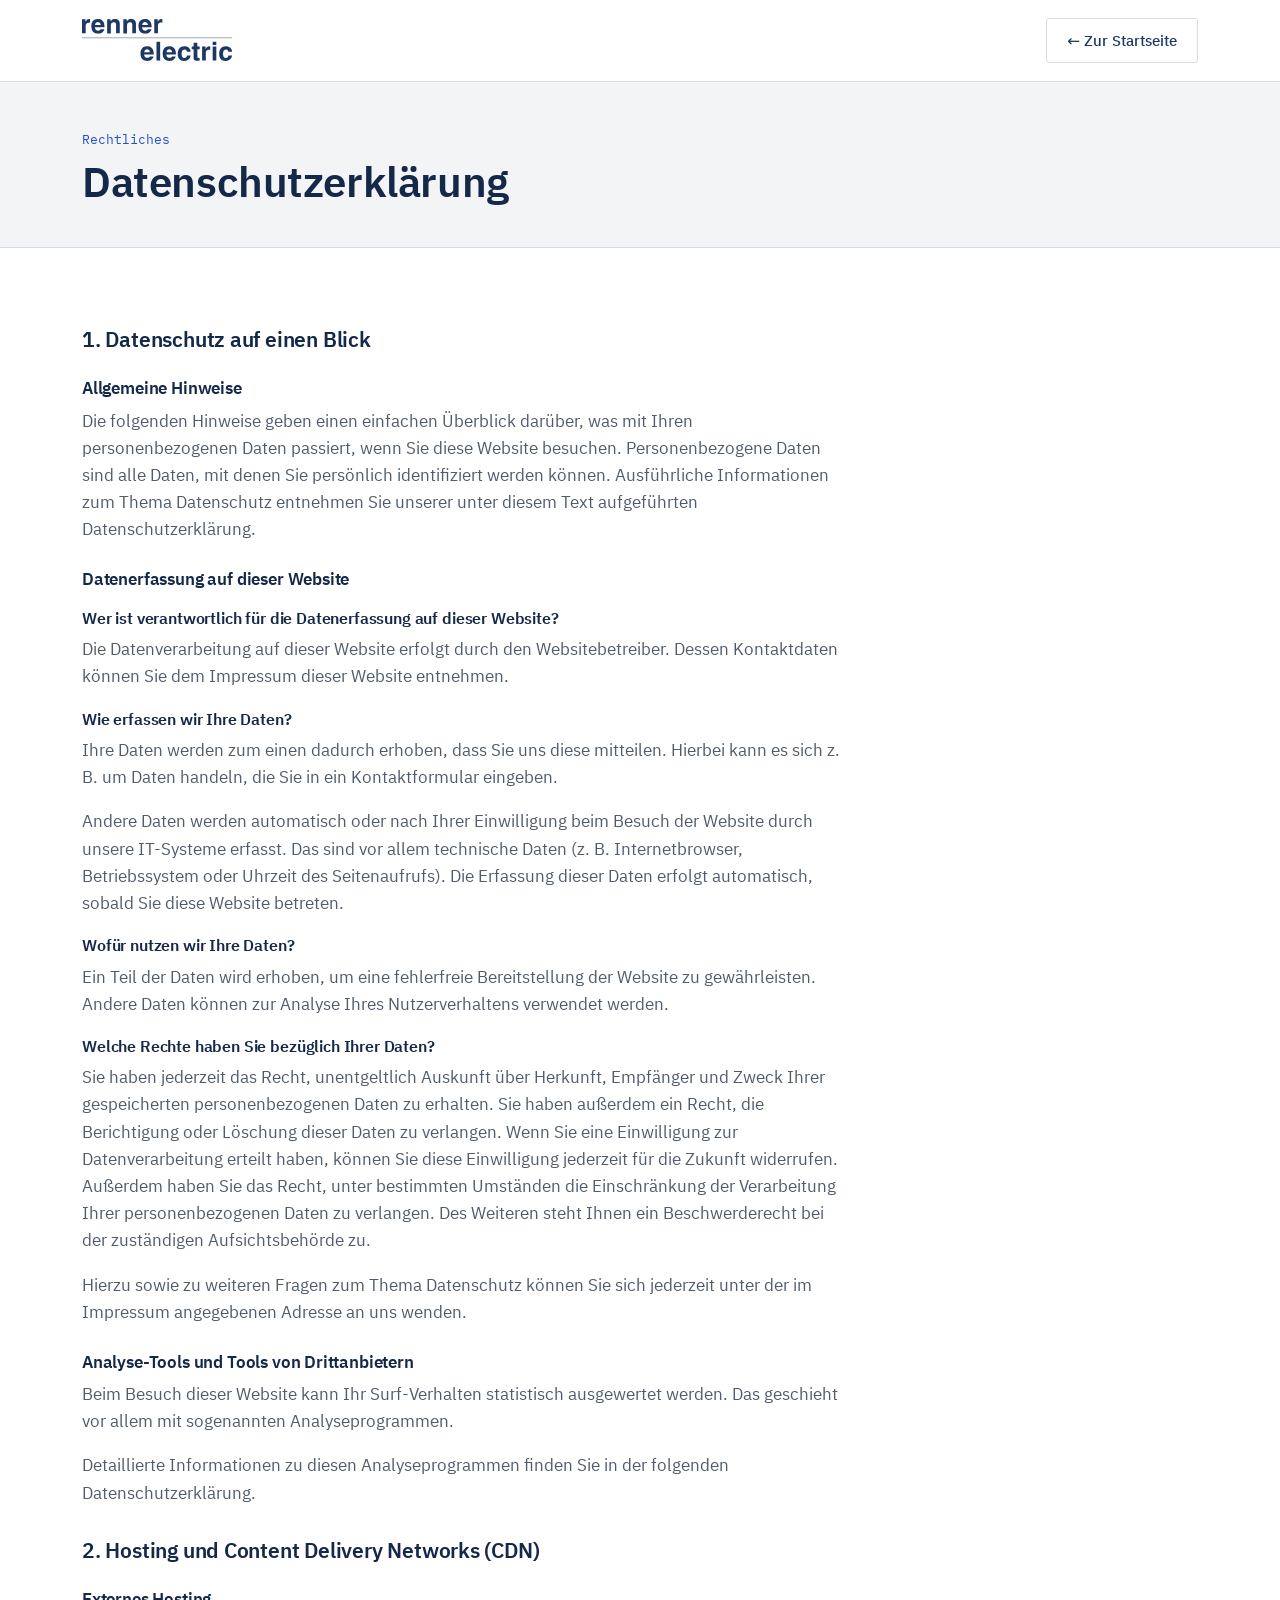
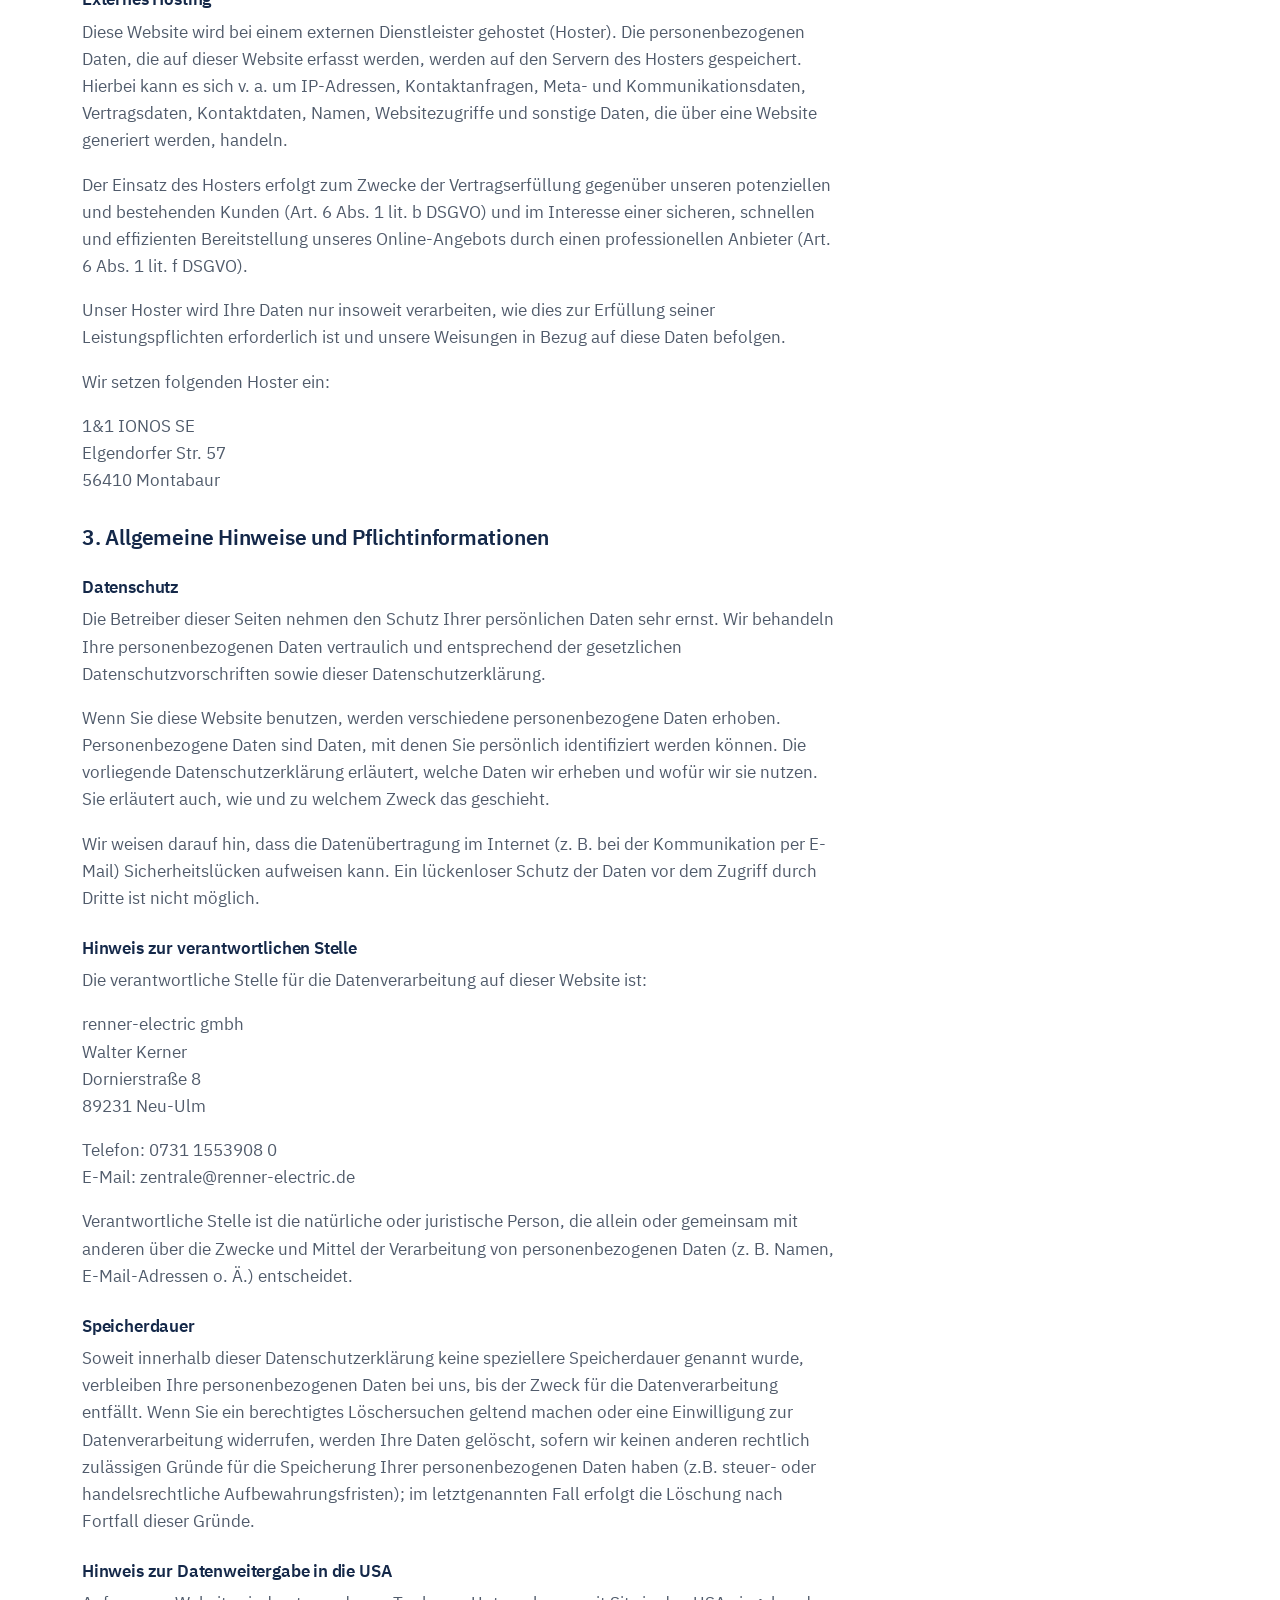
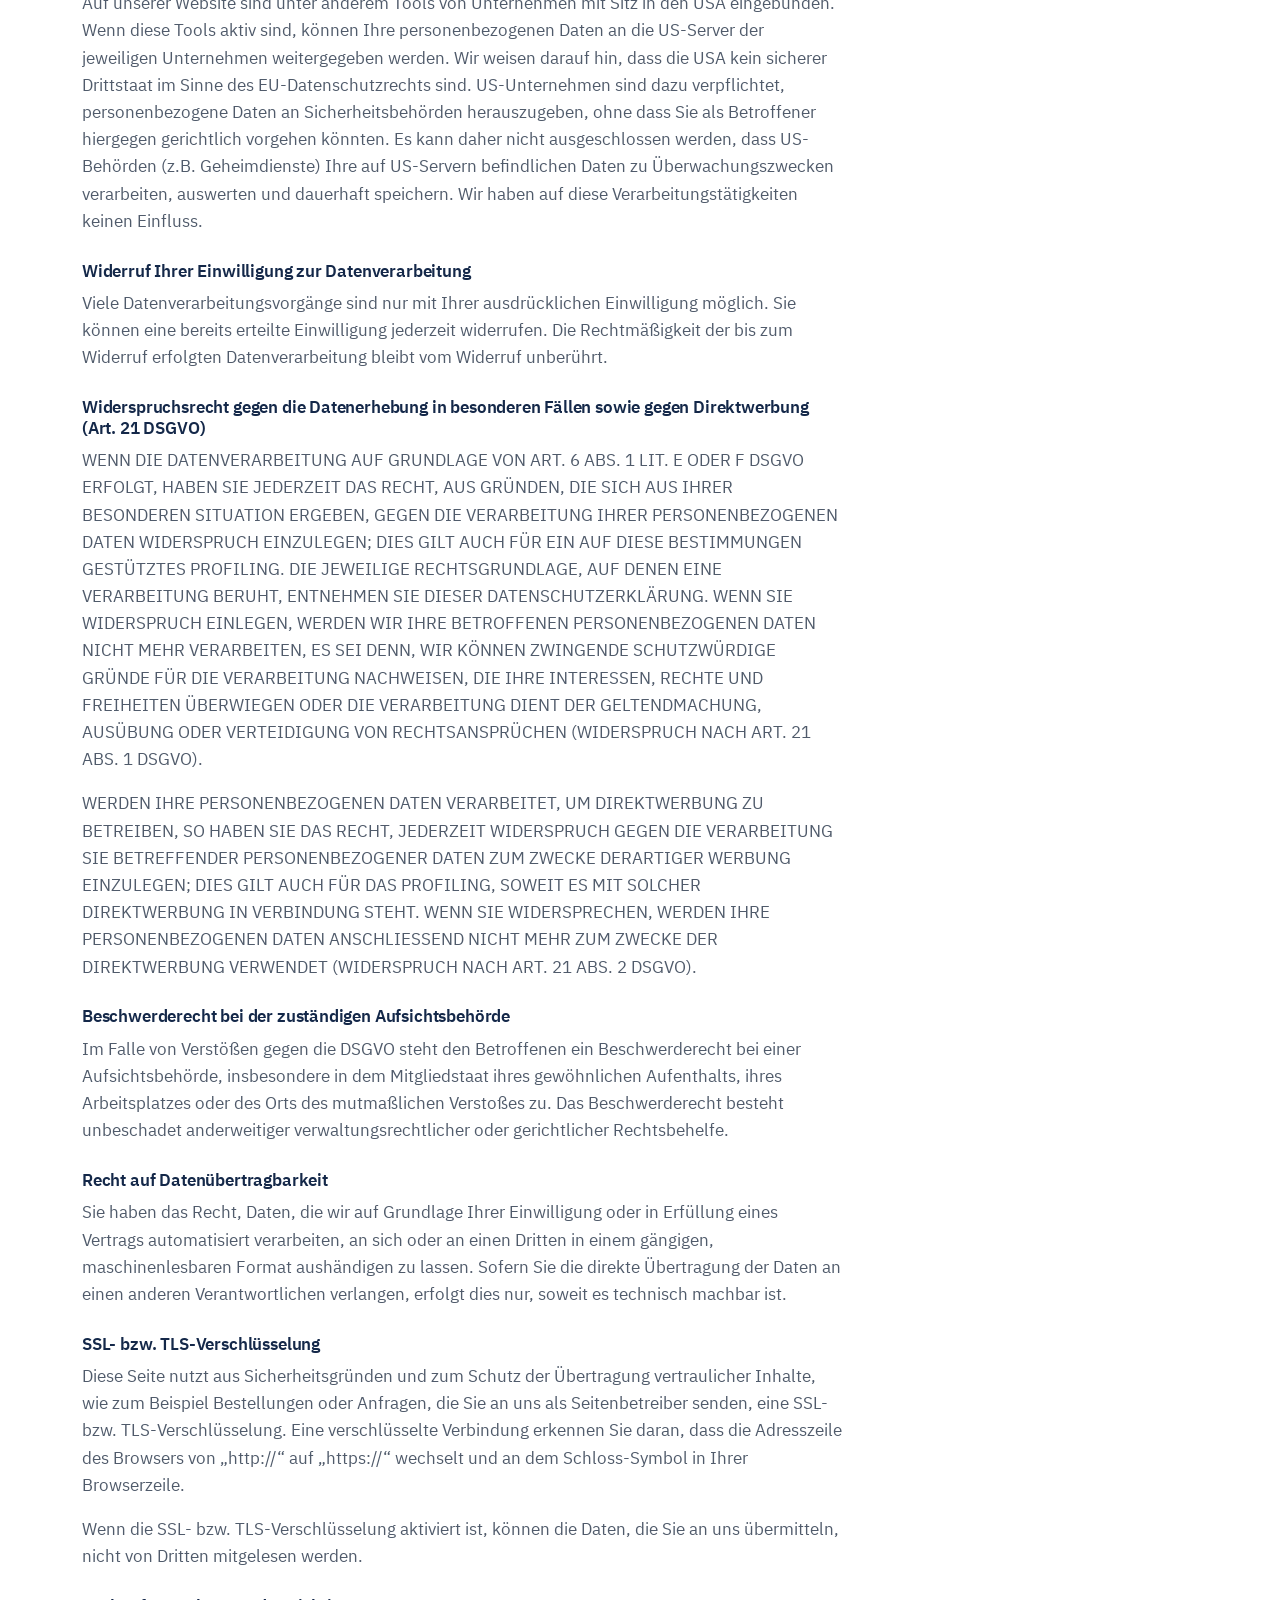
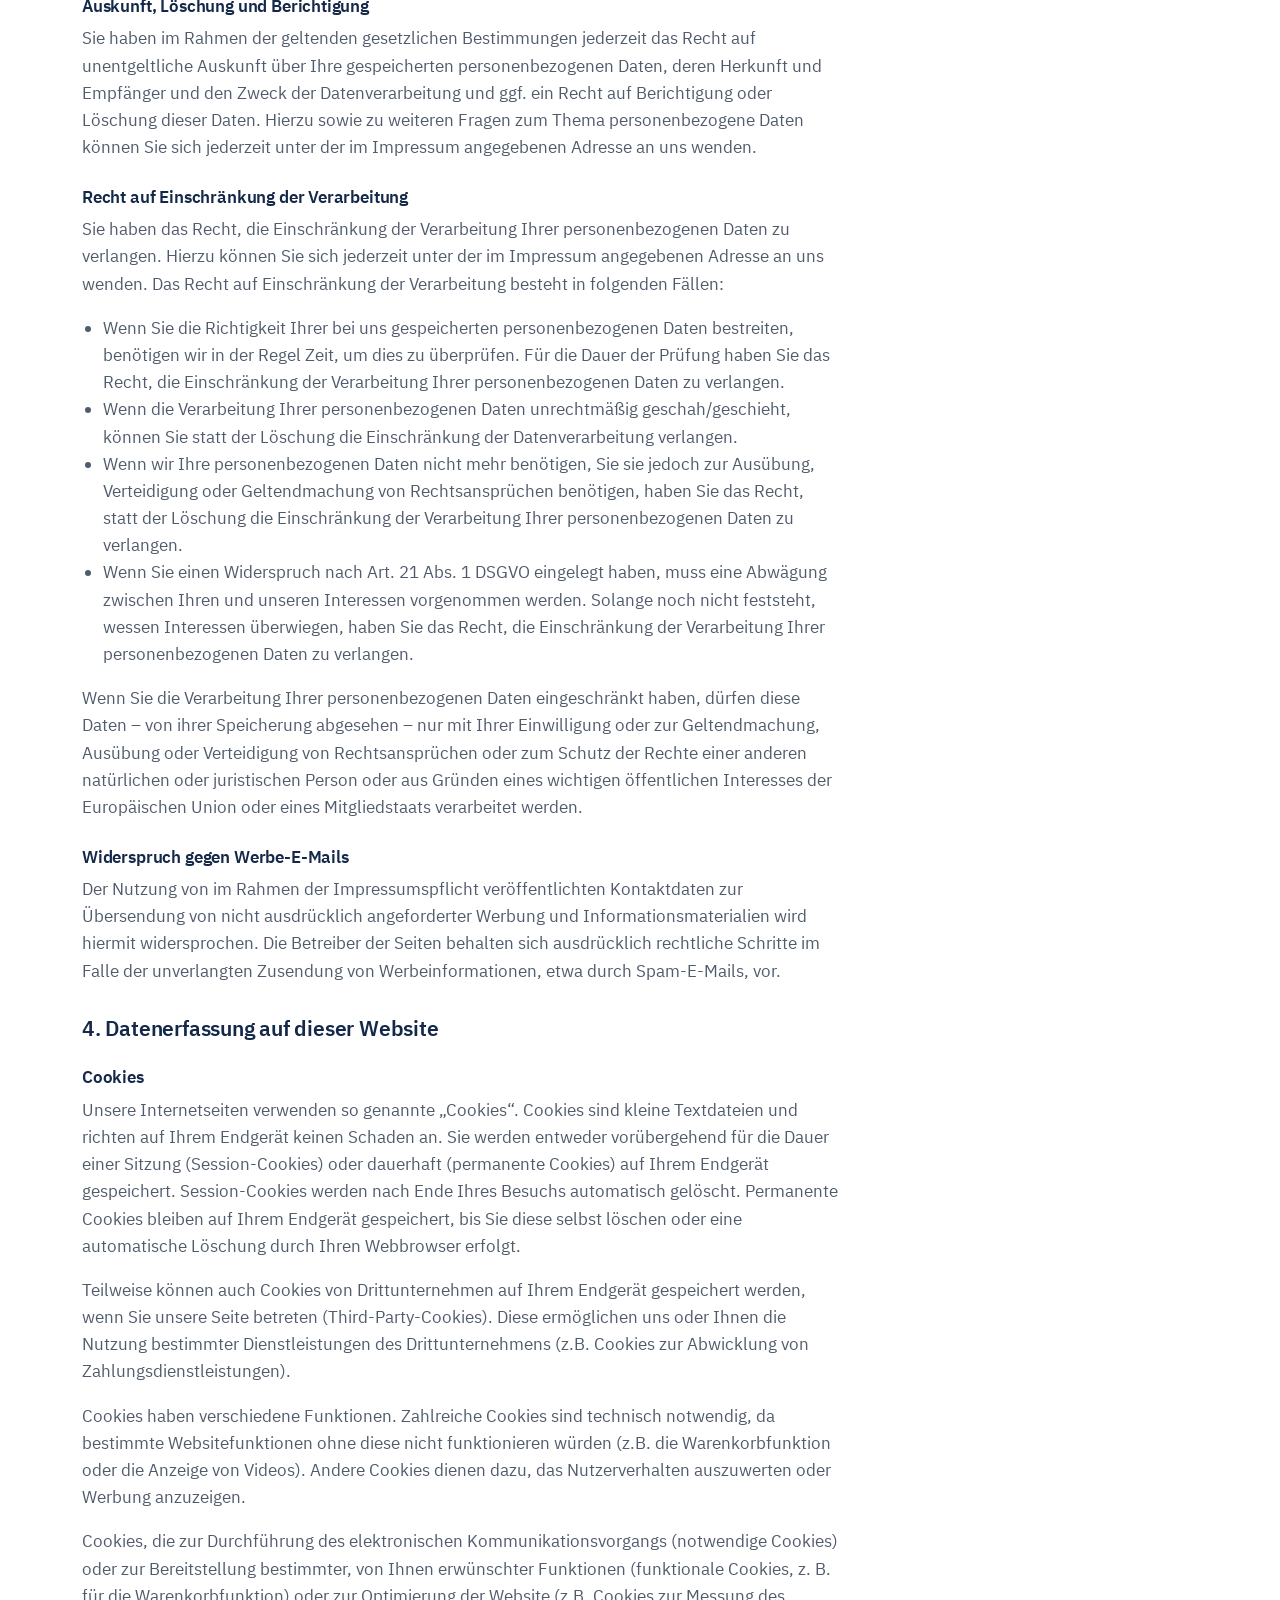
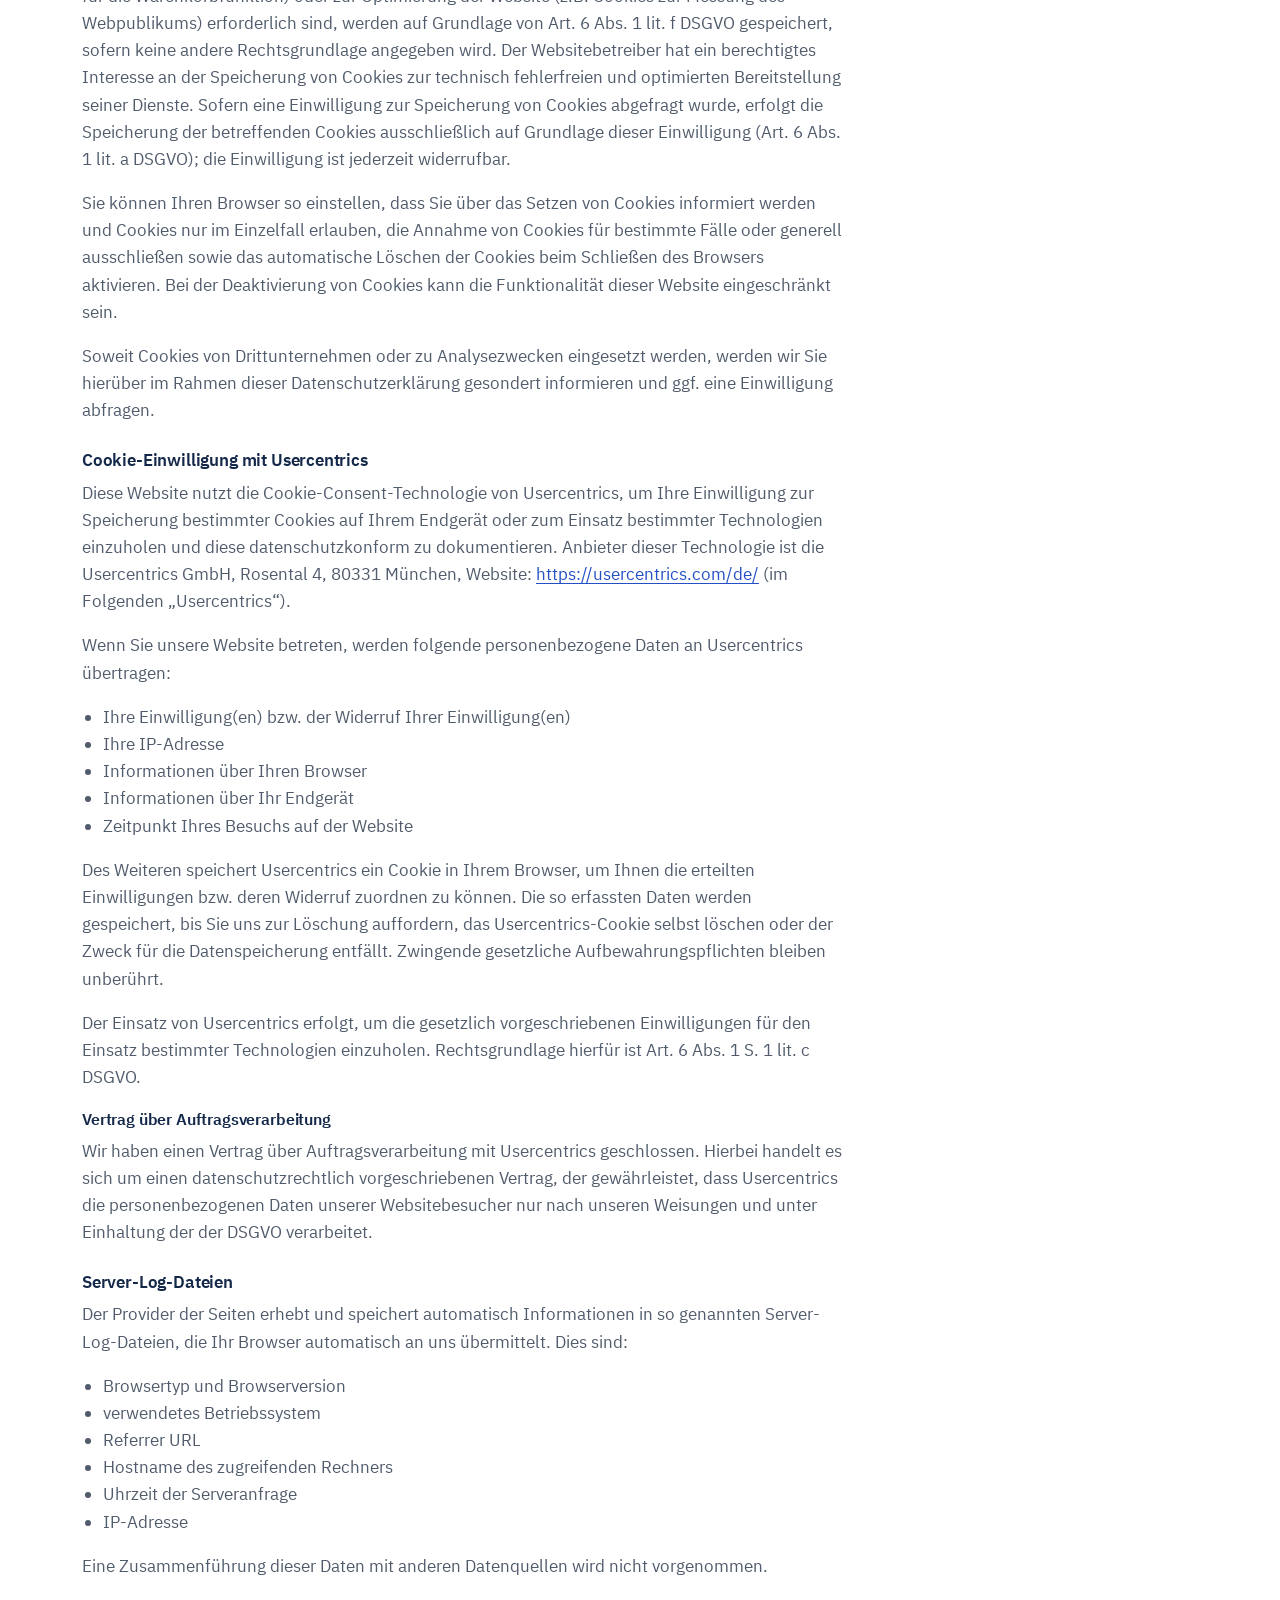
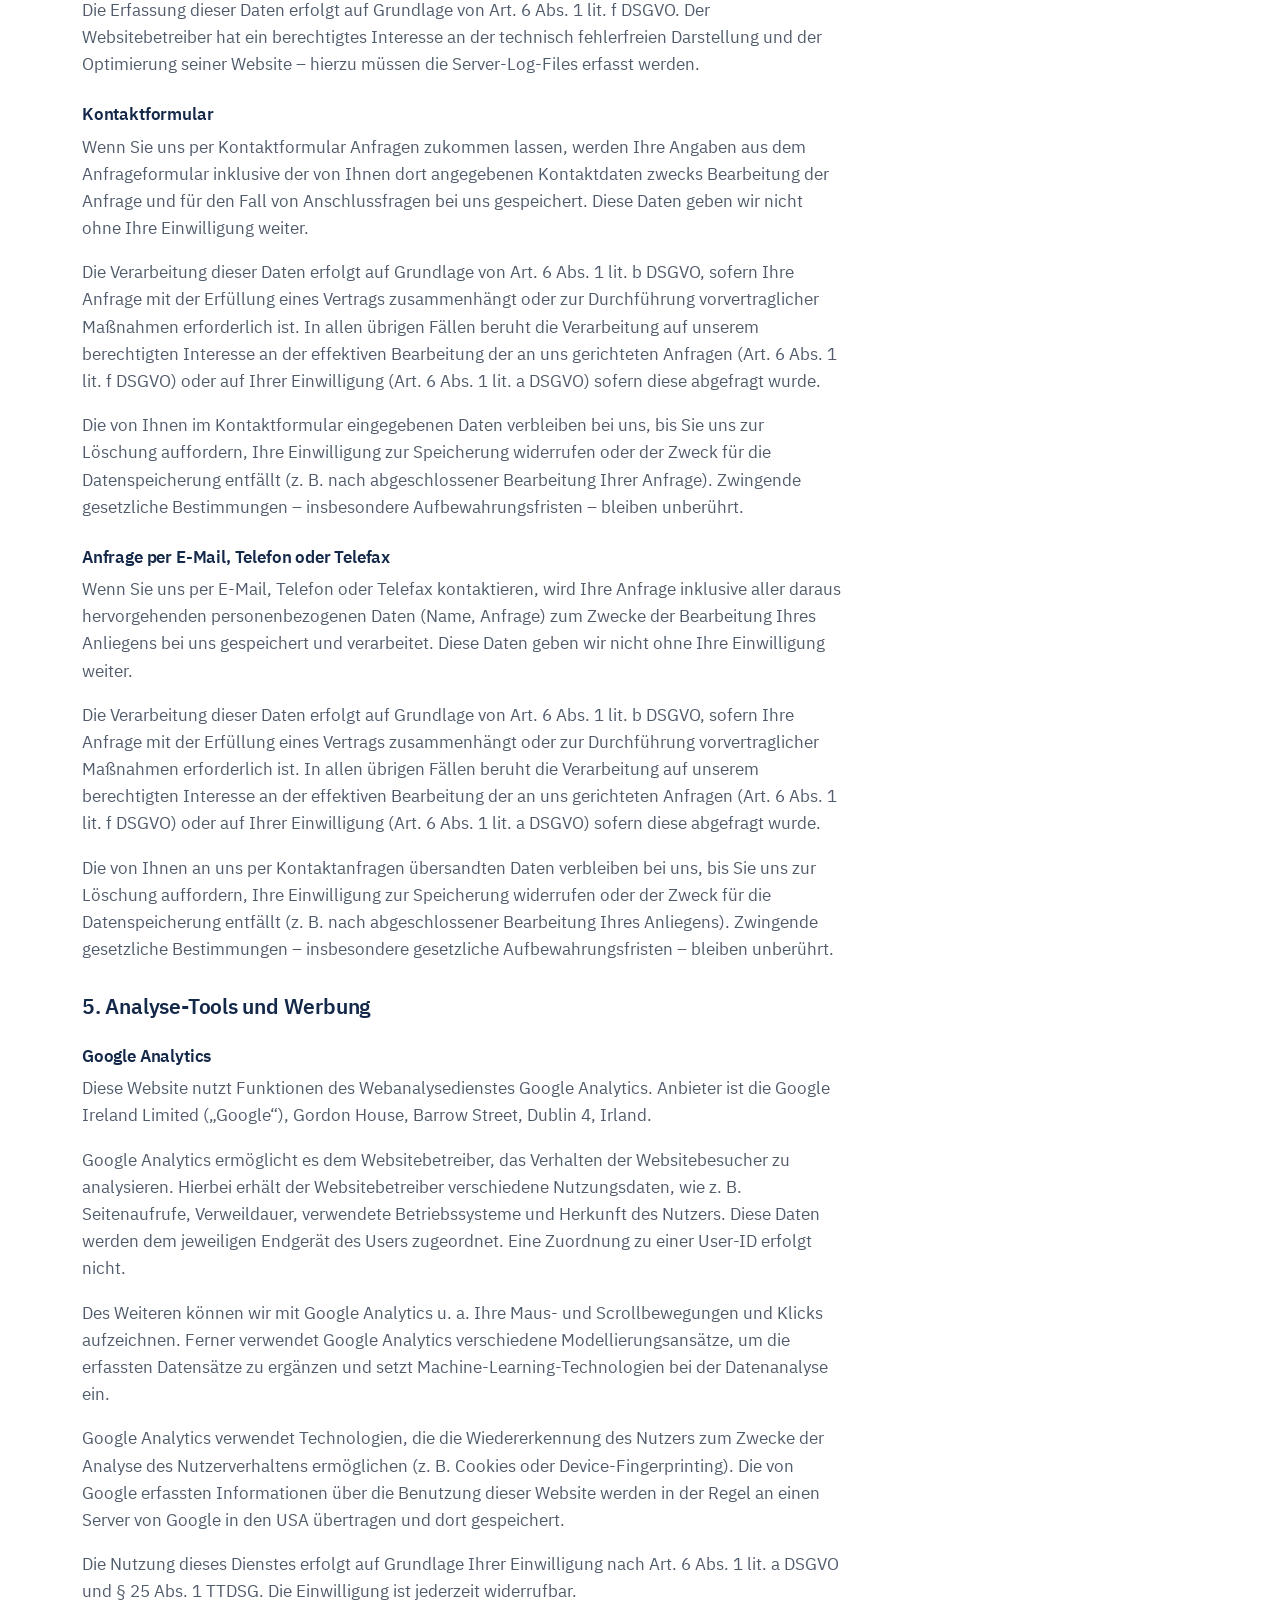
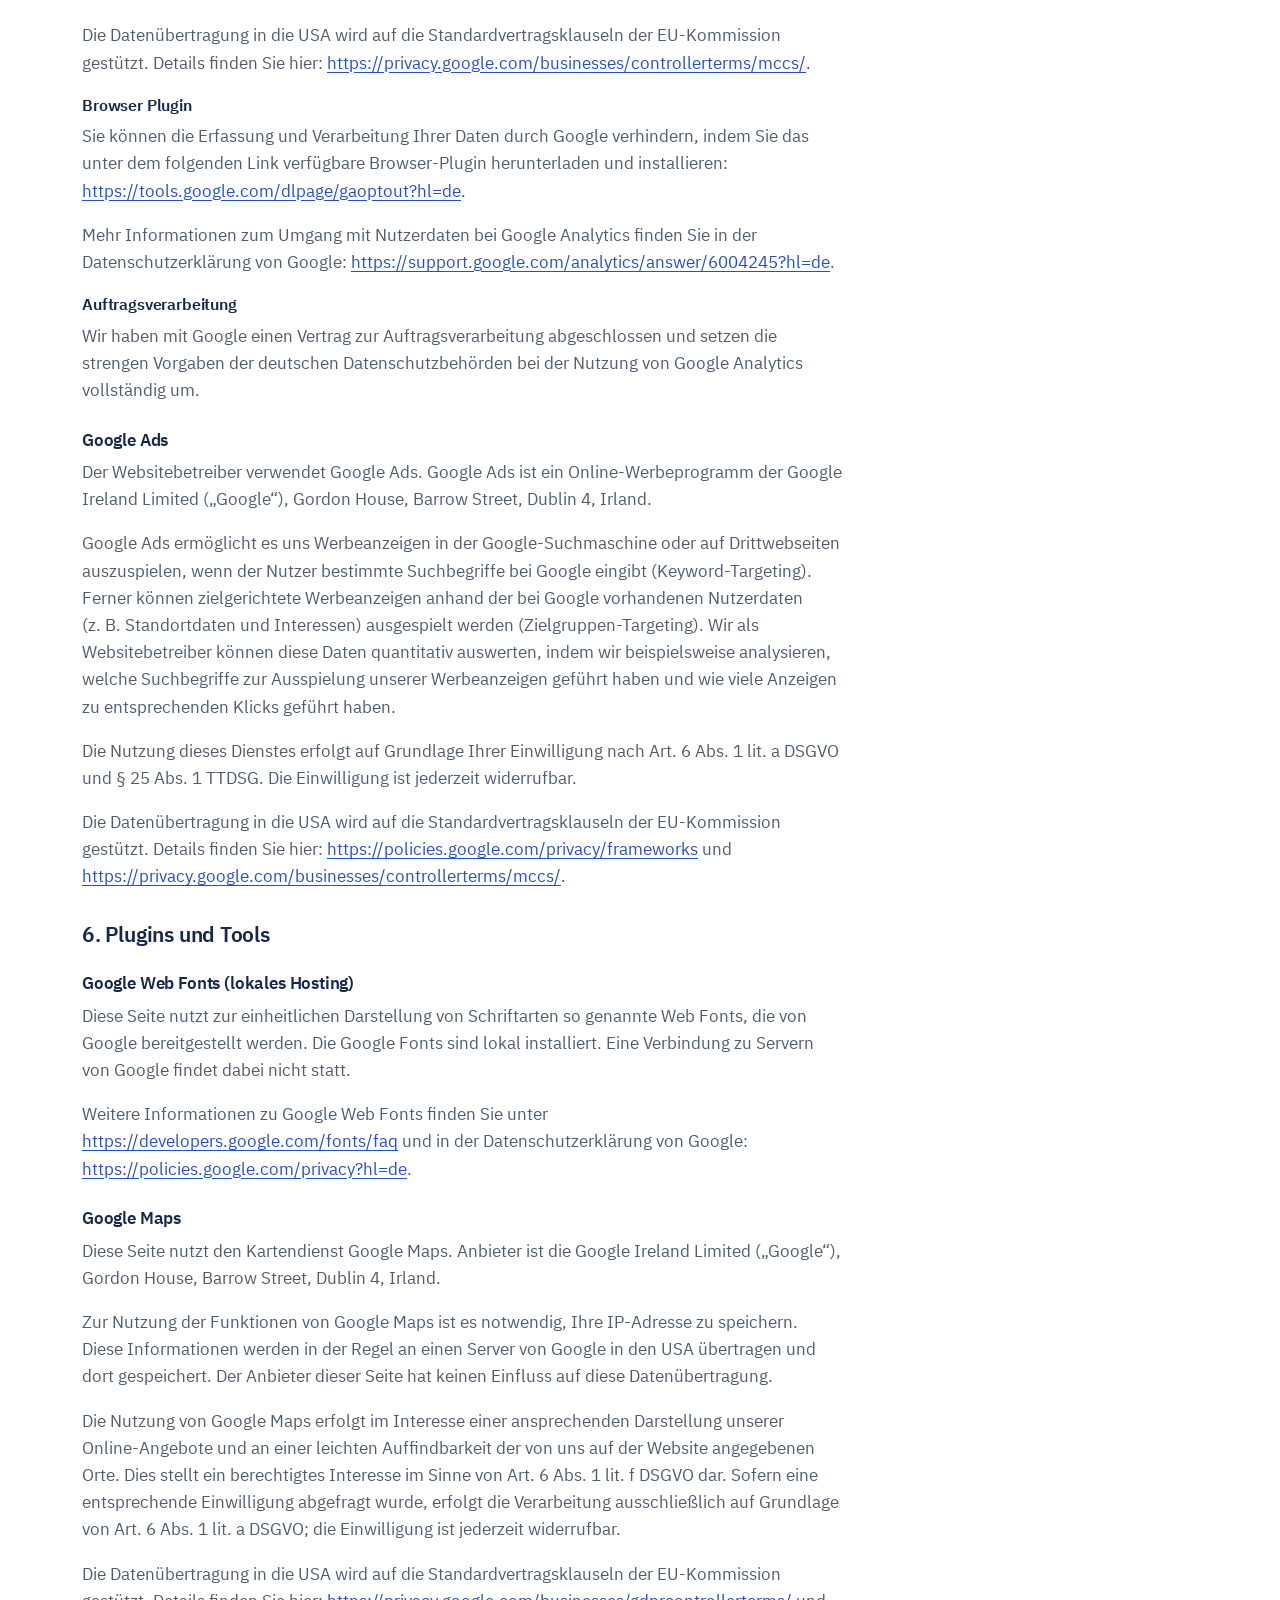
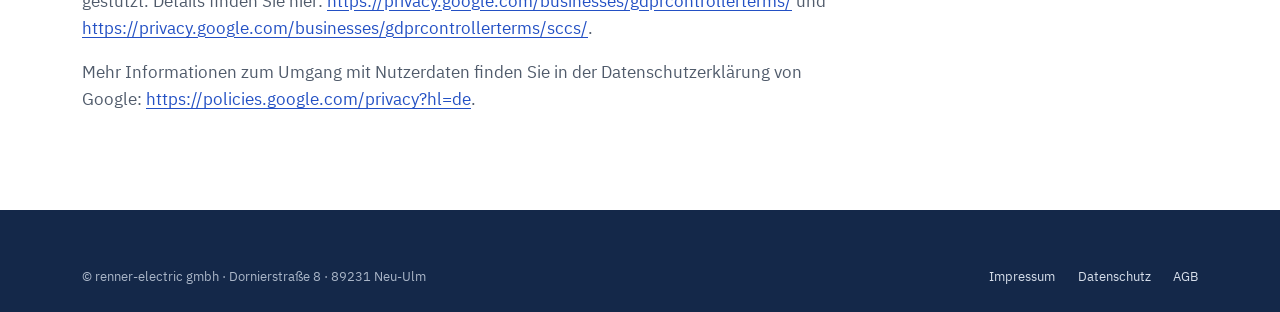
<file: datenschutz.html>
<!doctype html>
<html lang="de">
<head>
  <meta charset="utf-8">
  <meta name="viewport" content="width=device-width, initial-scale=1">
  <title>Datenschutzerklärung | renner-electric gmbh</title>
  <meta name="robots" content="noindex, follow">
  <meta name="theme-color" content="#0b1d38">
  <link rel="icon" href="assets/img/favicon.svg" type="image/svg+xml">
  <link rel="stylesheet" href="assets/css/style.css">
</head>
<body>
<header class="header is-scrolled">
  <div class="container">
    <a class="logo" href="index.html" aria-label="renner-electric – zur Startseite"><img src="assets/img/logo.svg" alt="renner electric" width="143" height="40"></a>
    <a class="btn btn--outline" href="index.html">← Zur Startseite</a>
  </div>
</header>
<main>
  <section class="page-hero"><div class="container"><span class="eyebrow">Rechtliches</span><h1>Datenschutzerklärung</h1></div></section>
  <div class="container"><article class="prose">
<!-- TODO vor Go-live: Text an neue Website anpassen (kein Google Analytics, keine Google Maps, kein Usercentrics mehr; neu: OpenStreetMap-Karte per Klick, Kontaktformular). Siehe README. -->
<h2>1. Datenschutz auf einen Blick</h2>
<h3>Allgemeine Hinweise</h3>
<p>Die folgenden Hinweise geben einen einfachen &Uuml;berblick dar&uuml;ber, was mit Ihren personenbezogenen Daten passiert, wenn Sie diese Website besuchen. Personenbezogene Daten sind alle Daten, mit denen Sie pers&ouml;nlich identifiziert werden k&ouml;nnen. Ausf&uuml;hrliche Informationen zum Thema Datenschutz entnehmen Sie unserer unter diesem Text aufgef&uuml;hrten Datenschutzerkl&auml;rung.</p>
<h3>Datenerfassung auf dieser Website</h3>
<h4>Wer ist verantwortlich f&uuml;r die Datenerfassung auf dieser Website?</h4>
<p>Die Datenverarbeitung auf dieser Website erfolgt durch den Websitebetreiber. Dessen Kontaktdaten k&ouml;nnen Sie dem Impressum dieser Website entnehmen.</p>
<h4>Wie erfassen wir Ihre Daten?</h4>
<p>Ihre Daten werden zum einen dadurch erhoben, dass Sie uns diese mitteilen. Hierbei kann es sich z. B. um Daten handeln, die Sie in ein Kontaktformular eingeben.</p>
<p>Andere Daten werden automatisch oder nach Ihrer Einwilligung beim Besuch der Website durch unsere IT-Systeme erfasst. Das sind vor allem technische Daten (z. B. Internetbrowser, Betriebssystem oder Uhrzeit des Seitenaufrufs). Die Erfassung dieser Daten erfolgt automatisch, sobald Sie diese Website betreten.</p>
<h4>Wof&uuml;r nutzen wir Ihre Daten?</h4>
<p>Ein Teil der Daten wird erhoben, um eine fehlerfreie Bereitstellung der Website zu gew&auml;hrleisten. Andere Daten k&ouml;nnen zur Analyse Ihres Nutzerverhaltens verwendet werden.</p>
<h4>Welche Rechte haben Sie bez&uuml;glich Ihrer Daten?</h4>
<p>Sie haben jederzeit das Recht, unentgeltlich Auskunft &uuml;ber Herkunft, Empf&auml;nger und Zweck Ihrer gespeicherten personenbezogenen Daten zu erhalten. Sie haben au&szlig;erdem ein Recht, die Berichtigung oder L&ouml;schung dieser Daten zu verlangen. Wenn Sie eine Einwilligung zur Datenverarbeitung erteilt haben, k&ouml;nnen Sie diese Einwilligung jederzeit f&uuml;r die Zukunft widerrufen. Au&szlig;erdem haben Sie das Recht, unter bestimmten Umst&auml;nden die Einschr&auml;nkung der Verarbeitung Ihrer personenbezogenen Daten zu verlangen. Des Weiteren steht Ihnen ein Beschwerderecht bei der zust&auml;ndigen Aufsichtsbeh&ouml;rde zu.</p>
<p>Hierzu sowie zu weiteren Fragen zum Thema Datenschutz k&ouml;nnen Sie sich jederzeit unter der im Impressum angegebenen Adresse an uns wenden.</p>
<h3>Analyse-Tools und Tools von Dritt&shy;anbietern</h3>
<p>Beim Besuch dieser Website kann Ihr Surf-Verhalten statistisch ausgewertet werden. Das geschieht vor allem mit sogenannten Analyseprogrammen.</p>
<p>Detaillierte Informationen zu diesen Analyseprogrammen finden Sie in der folgenden Datenschutzerkl&auml;rung.</p>
<h2>2. Hosting und Content Delivery Networks (CDN)</h2>
<h3>Externes Hosting</h3>
<p>Diese Website wird bei einem externen Dienstleister gehostet (Hoster). Die personenbezogenen Daten, die auf dieser Website erfasst werden, werden auf den Servern des Hosters gespeichert. Hierbei kann es sich v. a. um IP-Adressen, Kontaktanfragen, Meta- und Kommunikationsdaten, Vertragsdaten, Kontaktdaten, Namen, Websitezugriffe und sonstige Daten, die &uuml;ber eine Website generiert werden, handeln.</p>
<p>Der Einsatz des Hosters erfolgt zum Zwecke der Vertragserf&uuml;llung gegen&uuml;ber unseren potenziellen und bestehenden Kunden (Art. 6 Abs. 1 lit. b DSGVO) und im Interesse einer sicheren, schnellen und effizienten Bereitstellung unseres Online-Angebots durch einen professionellen Anbieter (Art. 6 Abs. 1 lit. f DSGVO).</p>
<p>Unser Hoster wird Ihre Daten nur insoweit verarbeiten, wie dies zur Erf&uuml;llung seiner Leistungspflichten erforderlich ist und unsere Weisungen in Bezug auf diese Daten befolgen.</p>
<p>Wir setzen folgenden Hoster ein:</p>
<p>1&amp;1 IONOS SE<br />Elgendorfer Str. 57<br />56410 Montabaur</p>
<h2>3. Allgemeine Hinweise und Pflicht&shy;informationen</h2>
<h3>Datenschutz</h3>
<p>Die Betreiber dieser Seiten nehmen den Schutz Ihrer pers&ouml;nlichen Daten sehr ernst. Wir behandeln Ihre personenbezogenen Daten vertraulich und entsprechend der gesetzlichen Datenschutzvorschriften sowie dieser Datenschutzerkl&auml;rung.</p>
<p>Wenn Sie diese Website benutzen, werden verschiedene personenbezogene Daten erhoben. Personenbezogene Daten sind Daten, mit denen Sie pers&ouml;nlich identifiziert werden k&ouml;nnen. Die vorliegende Datenschutzerkl&auml;rung erl&auml;utert, welche Daten wir erheben und wof&uuml;r wir sie nutzen. Sie erl&auml;utert auch, wie und zu welchem Zweck das geschieht.</p>
<p>Wir weisen darauf hin, dass die Daten&uuml;bertragung im Internet (z. B. bei der Kommunikation per E-Mail) Sicherheitsl&uuml;cken aufweisen kann. Ein l&uuml;ckenloser Schutz der Daten vor dem Zugriff durch Dritte ist nicht m&ouml;glich.</p>
<h3>Hinweis zur verantwortlichen Stelle</h3>
<p>Die verantwortliche Stelle f&uuml;r die Datenverarbeitung auf dieser Website ist:</p>
<p>renner-electric gmbh<br />Walter Kerner<br />Dornierstra&szlig;e 8<br />89231 Neu-Ulm</p>
<p>Telefon: 0731 1553908 0<br />E-Mail: zentrale@renner-electric.de</p>
<p>Verantwortliche Stelle ist die nat&uuml;rliche oder juristische Person, die allein oder gemeinsam mit anderen &uuml;ber die Zwecke und Mittel der Verarbeitung von personenbezogenen Daten (z. B. Namen, E-Mail-Adressen o. &Auml;.) entscheidet.</p>
<h3>Speicherdauer</h3>
<p>Soweit innerhalb dieser Datenschutzerkl&auml;rung keine speziellere Speicherdauer genannt wurde, verbleiben Ihre personenbezogenen Daten bei uns, bis der Zweck f&uuml;r die Datenverarbeitung entf&auml;llt. Wenn Sie ein berechtigtes L&ouml;schersuchen geltend machen oder eine Einwilligung zur Datenverarbeitung widerrufen, werden Ihre Daten gel&ouml;scht, sofern wir keinen anderen rechtlich zul&auml;ssigen Gr&uuml;nde f&uuml;r die Speicherung Ihrer personenbezogenen Daten haben (z.B. steuer- oder handelsrechtliche Aufbewahrungsfristen); im letztgenannten Fall erfolgt die L&ouml;schung nach Fortfall dieser Gr&uuml;nde.</p>
<h3>Hinweis zur Datenweitergabe in die USA</h3>
<p>Auf unserer Website sind unter anderem Tools von Unternehmen mit Sitz in den USA eingebunden. Wenn diese Tools aktiv sind, k&ouml;nnen Ihre personenbezogenen Daten an die US-Server der jeweiligen Unternehmen weitergegeben werden. Wir weisen darauf hin, dass die USA kein sicherer Drittstaat im Sinne des EU-Datenschutzrechts sind. US-Unternehmen sind dazu verpflichtet, personenbezogene Daten an Sicherheitsbeh&ouml;rden herauszugeben, ohne dass Sie als Betroffener hiergegen gerichtlich vorgehen k&ouml;nnten. Es kann daher nicht ausgeschlossen werden, dass US-Beh&ouml;rden (z.B. Geheimdienste) Ihre auf US-Servern befindlichen Daten zu &Uuml;berwachungszwecken verarbeiten, auswerten und dauerhaft speichern. Wir haben auf diese Verarbeitungst&auml;tigkeiten keinen Einfluss.</p>
<h3>Widerruf Ihrer Einwilligung zur Datenverarbeitung</h3>
<p>Viele Datenverarbeitungsvorg&auml;nge sind nur mit Ihrer ausdr&uuml;cklichen Einwilligung m&ouml;glich. Sie k&ouml;nnen eine bereits erteilte Einwilligung jederzeit widerrufen. Die Rechtm&auml;&szlig;igkeit der bis zum Widerruf erfolgten Datenverarbeitung bleibt vom Widerruf unber&uuml;hrt.</p>
<h3>Widerspruchsrecht gegen die Datenerhebung in besonderen F&auml;llen sowie gegen Direktwerbung (Art. 21 DSGVO)</h3>
<p>WENN DIE DATENVERARBEITUNG AUF GRUNDLAGE VON ART. 6 ABS. 1 LIT. E ODER F DSGVO ERFOLGT, HABEN SIE JEDERZEIT DAS RECHT, AUS GR&Uuml;NDEN, DIE SICH AUS IHRER BESONDEREN SITUATION ERGEBEN, GEGEN DIE VERARBEITUNG IHRER PERSONENBEZOGENEN DATEN WIDERSPRUCH EINZULEGEN; DIES GILT AUCH F&Uuml;R EIN AUF DIESE BESTIMMUNGEN GEST&Uuml;TZTES PROFILING. DIE JEWEILIGE RECHTSGRUNDLAGE, AUF DENEN EINE VERARBEITUNG BERUHT, ENTNEHMEN SIE DIESER DATENSCHUTZERKL&Auml;RUNG. WENN SIE WIDERSPRUCH EINLEGEN, WERDEN WIR IHRE BETROFFENEN PERSONENBEZOGENEN DATEN NICHT MEHR VERARBEITEN, ES SEI DENN, WIR K&Ouml;NNEN ZWINGENDE SCHUTZW&Uuml;RDIGE GR&Uuml;NDE F&Uuml;R DIE VERARBEITUNG NACHWEISEN, DIE IHRE INTERESSEN, RECHTE UND FREIHEITEN &Uuml;BERWIEGEN ODER DIE VERARBEITUNG DIENT DER GELTENDMACHUNG, AUS&Uuml;BUNG ODER VERTEIDIGUNG VON RECHTSANSPR&Uuml;CHEN (WIDERSPRUCH NACH ART. 21 ABS. 1 DSGVO).</p>
<p>WERDEN IHRE PERSONENBEZOGENEN DATEN VERARBEITET, UM DIREKTWERBUNG ZU BETREIBEN, SO HABEN SIE DAS RECHT, JEDERZEIT WIDERSPRUCH GEGEN DIE VERARBEITUNG SIE BETREFFENDER PERSONENBEZOGENER DATEN ZUM ZWECKE DERARTIGER WERBUNG EINZULEGEN; DIES GILT AUCH F&Uuml;R DAS PROFILING, SOWEIT ES MIT SOLCHER DIREKTWERBUNG IN VERBINDUNG STEHT. WENN SIE WIDERSPRECHEN, WERDEN IHRE PERSONENBEZOGENEN DATEN ANSCHLIESSEND NICHT MEHR ZUM ZWECKE DER DIREKTWERBUNG VERWENDET (WIDERSPRUCH NACH ART. 21 ABS. 2 DSGVO).</p>
<h3>Beschwerde&shy;recht bei der zust&auml;ndigen Aufsichts&shy;beh&ouml;rde</h3>
<p>Im Falle von Verst&ouml;&szlig;en gegen die DSGVO steht den Betroffenen ein Beschwerderecht bei einer Aufsichtsbeh&ouml;rde, insbesondere in dem Mitgliedstaat ihres gew&ouml;hnlichen Aufenthalts, ihres Arbeitsplatzes oder des Orts des mutma&szlig;lichen Versto&szlig;es zu. Das Beschwerderecht besteht unbeschadet anderweitiger verwaltungsrechtlicher oder gerichtlicher Rechtsbehelfe.</p>
<h3>Recht auf Daten&shy;&uuml;bertrag&shy;barkeit</h3>
<p>Sie haben das Recht, Daten, die wir auf Grundlage Ihrer Einwilligung oder in Erf&uuml;llung eines Vertrags automatisiert verarbeiten, an sich oder an einen Dritten in einem g&auml;ngigen, maschinenlesbaren Format aush&auml;ndigen zu lassen. Sofern Sie die direkte &Uuml;bertragung der Daten an einen anderen Verantwortlichen verlangen, erfolgt dies nur, soweit es technisch machbar ist.</p>
<h3>SSL- bzw. TLS-Verschl&uuml;sselung</h3>
<p>Diese Seite nutzt aus Sicherheitsgr&uuml;nden und zum Schutz der &Uuml;bertragung vertraulicher Inhalte, wie zum Beispiel Bestellungen oder Anfragen, die Sie an uns als Seitenbetreiber senden, eine SSL- bzw. TLS-Verschl&uuml;sselung. Eine verschl&uuml;sselte Verbindung erkennen Sie daran, dass die Adresszeile des Browsers von &bdquo;http://&ldquo; auf &bdquo;https://&ldquo; wechselt und an dem Schloss-Symbol in Ihrer Browserzeile.</p>
<p>Wenn die SSL- bzw. TLS-Verschl&uuml;sselung aktiviert ist, k&ouml;nnen die Daten, die Sie an uns &uuml;bermitteln, nicht von Dritten mitgelesen werden.</p>
<h3>Auskunft, L&ouml;schung und Berichtigung</h3>
<p>Sie haben im Rahmen der geltenden gesetzlichen Bestimmungen jederzeit das Recht auf unentgeltliche Auskunft &uuml;ber Ihre gespeicherten personenbezogenen Daten, deren Herkunft und Empf&auml;nger und den Zweck der Datenverarbeitung und ggf. ein Recht auf Berichtigung oder L&ouml;schung dieser Daten. Hierzu sowie zu weiteren Fragen zum Thema personenbezogene Daten k&ouml;nnen Sie sich jederzeit unter der im Impressum angegebenen Adresse an uns wenden.</p>
<h3>Recht auf Einschr&auml;nkung der Verarbeitung</h3>
<p>Sie haben das Recht, die Einschr&auml;nkung der Verarbeitung Ihrer personenbezogenen Daten zu verlangen. Hierzu k&ouml;nnen Sie sich jederzeit unter der im Impressum angegebenen Adresse an uns wenden. Das Recht auf Einschr&auml;nkung der Verarbeitung besteht in folgenden F&auml;llen:</p>
<ul>
<li>Wenn Sie die Richtigkeit Ihrer bei uns gespeicherten personenbezogenen Daten bestreiten, ben&ouml;tigen wir in der Regel Zeit, um dies zu &uuml;berpr&uuml;fen. F&uuml;r die Dauer der Pr&uuml;fung haben Sie das Recht, die Einschr&auml;nkung der Verarbeitung Ihrer personenbezogenen Daten zu verlangen.</li>
<li>Wenn die Verarbeitung Ihrer personenbezogenen Daten unrechtm&auml;&szlig;ig geschah/geschieht, k&ouml;nnen Sie statt der L&ouml;schung die Einschr&auml;nkung der Datenverarbeitung verlangen.</li>
<li>Wenn wir Ihre personenbezogenen Daten nicht mehr ben&ouml;tigen, Sie sie jedoch zur Aus&uuml;bung, Verteidigung oder Geltendmachung von Rechtsanspr&uuml;chen ben&ouml;tigen, haben Sie das Recht, statt der L&ouml;schung die Einschr&auml;nkung der Verarbeitung Ihrer personenbezogenen Daten zu verlangen.</li>
<li>Wenn Sie einen Widerspruch nach Art. 21 Abs. 1 DSGVO eingelegt haben, muss eine Abw&auml;gung zwischen Ihren und unseren Interessen vorgenommen werden. Solange noch nicht feststeht, wessen Interessen &uuml;berwiegen, haben Sie das Recht, die Einschr&auml;nkung der Verarbeitung Ihrer personenbezogenen Daten zu verlangen.</li>
</ul>
<p>Wenn Sie die Verarbeitung Ihrer personenbezogenen Daten eingeschr&auml;nkt haben, d&uuml;rfen diese Daten &ndash; von ihrer Speicherung abgesehen &ndash; nur mit Ihrer Einwilligung oder zur Geltendmachung, Aus&uuml;bung oder Verteidigung von Rechtsanspr&uuml;chen oder zum Schutz der Rechte einer anderen nat&uuml;rlichen oder juristischen Person oder aus Gr&uuml;nden eines wichtigen &ouml;ffentlichen Interesses der Europ&auml;ischen Union oder eines Mitgliedstaats verarbeitet werden.</p>
<h3>Widerspruch gegen Werbe-E-Mails</h3>
<p>Der Nutzung von im Rahmen der Impressumspflicht ver&ouml;ffentlichten Kontaktdaten zur &Uuml;bersendung von nicht ausdr&uuml;cklich angeforderter Werbung und Informationsmaterialien wird hiermit widersprochen. Die Betreiber der Seiten behalten sich ausdr&uuml;cklich rechtliche Schritte im Falle der unverlangten Zusendung von Werbeinformationen, etwa durch Spam-E-Mails, vor.</p>
<h2>4. Datenerfassung auf dieser Website</h2>
<h3>Cookies</h3>
<p>Unsere Internetseiten verwenden so genannte &bdquo;Cookies&ldquo;. Cookies sind kleine Textdateien und richten auf Ihrem Endger&auml;t keinen Schaden an. Sie werden entweder vor&uuml;bergehend f&uuml;r die Dauer einer Sitzung (Session-Cookies) oder dauerhaft (permanente Cookies) auf Ihrem Endger&auml;t gespeichert. Session-Cookies werden nach Ende Ihres Besuchs automatisch gel&ouml;scht. Permanente Cookies bleiben auf Ihrem Endger&auml;t gespeichert, bis Sie diese selbst l&ouml;schen oder eine automatische L&ouml;schung durch Ihren Webbrowser erfolgt.</p>
<p>Teilweise k&ouml;nnen auch Cookies von Drittunternehmen auf Ihrem Endger&auml;t gespeichert werden, wenn Sie unsere Seite betreten (Third-Party-Cookies). Diese erm&ouml;glichen uns oder Ihnen die Nutzung bestimmter Dienstleistungen des Drittunternehmens (z.B. Cookies zur Abwicklung von Zahlungsdienstleistungen).</p>
<p>Cookies haben verschiedene Funktionen. Zahlreiche Cookies sind technisch notwendig, da bestimmte Websitefunktionen ohne diese nicht funktionieren w&uuml;rden (z.B. die Warenkorbfunktion oder die Anzeige von Videos). Andere Cookies dienen dazu, das Nutzerverhalten auszuwerten oder Werbung anzuzeigen.</p>
<p>Cookies, die zur Durchf&uuml;hrung des elektronischen Kommunikationsvorgangs (notwendige Cookies) oder zur Bereitstellung bestimmter, von Ihnen erw&uuml;nschter Funktionen (funktionale Cookies, z. B. f&uuml;r die Warenkorbfunktion) oder zur Optimierung der Website (z.B. Cookies zur Messung des Webpublikums) erforderlich sind, werden auf Grundlage von Art. 6 Abs. 1 lit. f DSGVO gespeichert, sofern keine andere Rechtsgrundlage angegeben wird. Der Websitebetreiber hat ein berechtigtes Interesse an der Speicherung von Cookies zur technisch fehlerfreien und optimierten Bereitstellung seiner Dienste. Sofern eine Einwilligung zur Speicherung von Cookies abgefragt wurde, erfolgt die Speicherung der betreffenden Cookies ausschlie&szlig;lich auf Grundlage dieser Einwilligung (Art. 6 Abs. 1 lit. a DSGVO); die Einwilligung ist jederzeit widerrufbar.</p>
<p>Sie k&ouml;nnen Ihren Browser so einstellen, dass Sie &uuml;ber das Setzen von Cookies informiert werden und Cookies nur im Einzelfall erlauben, die Annahme von Cookies f&uuml;r bestimmte F&auml;lle oder generell ausschlie&szlig;en sowie das automatische L&ouml;schen der Cookies beim Schlie&szlig;en des Browsers aktivieren. Bei der Deaktivierung von Cookies kann die Funktionalit&auml;t dieser Website eingeschr&auml;nkt sein.</p>
<p>Soweit Cookies von Drittunternehmen oder zu Analysezwecken eingesetzt werden, werden wir Sie hier&uuml;ber im Rahmen dieser Datenschutzerkl&auml;rung gesondert informieren und ggf. eine Einwilligung abfragen.</p>
<h3>Cookie-Einwilligung mit Usercentrics</h3>
<p>Diese Website nutzt die Cookie-Consent-Technologie von Usercentrics, um Ihre Einwilligung zur Speicherung bestimmter Cookies auf Ihrem Endger&auml;t oder zum Einsatz bestimmter Technologien einzuholen und diese datenschutzkonform zu dokumentieren. Anbieter dieser Technologie ist die Usercentrics GmbH, Rosental 4, 80331 M&uuml;nchen, Website: <a href="https://usercentrics.com/de/" target="_blank" rel="noopener noreferrer">https://usercentrics.com/de/</a> (im Folgenden &bdquo;Usercentrics&ldquo;).</p>
<p>Wenn Sie unsere Website betreten, werden folgende personenbezogene Daten an Usercentrics &uuml;bertragen:</p>
<ul>
<li>Ihre Einwilligung(en) bzw. der Widerruf Ihrer Einwilligung(en)</li>
<li>Ihre IP-Adresse</li>
<li>Informationen &uuml;ber Ihren Browser</li>
<li>Informationen &uuml;ber Ihr Endger&auml;t</li>
<li>Zeitpunkt Ihres Besuchs auf der Website</li>
</ul>
<p>Des Weiteren speichert Usercentrics ein Cookie in Ihrem Browser, um Ihnen die erteilten Einwilligungen bzw. deren Widerruf zuordnen zu k&ouml;nnen. Die so erfassten Daten werden gespeichert, bis Sie uns zur L&ouml;schung auffordern, das Usercentrics-Cookie selbst l&ouml;schen oder der Zweck f&uuml;r die Datenspeicherung entf&auml;llt. Zwingende gesetzliche Aufbewahrungspflichten bleiben unber&uuml;hrt.</p>
<p>Der Einsatz von Usercentrics erfolgt, um die gesetzlich vorgeschriebenen Einwilligungen f&uuml;r den Einsatz bestimmter Technologien einzuholen. Rechtsgrundlage hierf&uuml;r ist Art. 6 Abs. 1 S. 1 lit. c DSGVO.</p>
<h4>Vertrag &uuml;ber Auftragsverarbeitung</h4>
<p>Wir haben einen Vertrag &uuml;ber Auftragsverarbeitung mit Usercentrics geschlossen. Hierbei handelt es sich um einen datenschutzrechtlich vorgeschriebenen Vertrag, der gew&auml;hrleistet, dass Usercentrics die personenbezogenen Daten unserer Websitebesucher nur nach unseren Weisungen und unter Einhaltung der der DSGVO verarbeitet.</p>
<h3>Server-Log-Dateien</h3>
<p>Der Provider der Seiten erhebt und speichert automatisch Informationen in so genannten Server-Log-Dateien, die Ihr Browser automatisch an uns &uuml;bermittelt. Dies sind:</p>
<ul>
<li>Browsertyp und Browserversion</li>
<li>verwendetes Betriebssystem</li>
<li>Referrer URL</li>
<li>Hostname des zugreifenden Rechners</li>
<li>Uhrzeit der Serveranfrage</li>
<li>IP-Adresse</li>
</ul>
<p>Eine Zusammenf&uuml;hrung dieser Daten mit anderen Datenquellen wird nicht vorgenommen.</p>
<p>Die Erfassung dieser Daten erfolgt auf Grundlage von Art. 6 Abs. 1 lit. f DSGVO. Der Websitebetreiber hat ein berechtigtes Interesse an der technisch fehlerfreien Darstellung und der Optimierung seiner Website &ndash; hierzu m&uuml;ssen die Server-Log-Files erfasst werden.</p>
<h3>Kontaktformular</h3>
<p>Wenn Sie uns per Kontaktformular Anfragen zukommen lassen, werden Ihre Angaben aus dem Anfrageformular inklusive der von Ihnen dort angegebenen Kontaktdaten zwecks Bearbeitung der Anfrage und f&uuml;r den Fall von Anschlussfragen bei uns gespeichert. Diese Daten geben wir nicht ohne Ihre Einwilligung weiter.</p>
<p>Die Verarbeitung dieser Daten erfolgt auf Grundlage von Art. 6 Abs. 1 lit. b DSGVO, sofern Ihre Anfrage mit der Erf&uuml;llung eines Vertrags zusammenh&auml;ngt oder zur Durchf&uuml;hrung vorvertraglicher Ma&szlig;nahmen erforderlich ist. In allen &uuml;brigen F&auml;llen beruht die Verarbeitung auf unserem berechtigten Interesse an der effektiven Bearbeitung der an uns gerichteten Anfragen (Art. 6 Abs. 1 lit. f DSGVO) oder auf Ihrer Einwilligung (Art. 6 Abs. 1 lit. a DSGVO) sofern diese abgefragt wurde.</p>
<p>Die von Ihnen im Kontaktformular eingegebenen Daten verbleiben bei uns, bis Sie uns zur L&ouml;schung auffordern, Ihre Einwilligung zur Speicherung widerrufen oder der Zweck f&uuml;r die Datenspeicherung entf&auml;llt (z. B. nach abgeschlossener Bearbeitung Ihrer Anfrage). Zwingende gesetzliche Bestimmungen &ndash; insbesondere Aufbewahrungsfristen &ndash; bleiben unber&uuml;hrt.</p>
<h3>Anfrage per E-Mail, Telefon oder Telefax</h3>
<p>Wenn Sie uns per E-Mail, Telefon oder Telefax kontaktieren, wird Ihre Anfrage inklusive aller daraus hervorgehenden personenbezogenen Daten (Name, Anfrage) zum Zwecke der Bearbeitung Ihres Anliegens bei uns gespeichert und verarbeitet. Diese Daten geben wir nicht ohne Ihre Einwilligung weiter.</p>
<p>Die Verarbeitung dieser Daten erfolgt auf Grundlage von Art. 6 Abs. 1 lit. b DSGVO, sofern Ihre Anfrage mit der Erf&uuml;llung eines Vertrags zusammenh&auml;ngt oder zur Durchf&uuml;hrung vorvertraglicher Ma&szlig;nahmen erforderlich ist. In allen &uuml;brigen F&auml;llen beruht die Verarbeitung auf unserem berechtigten Interesse an der effektiven Bearbeitung der an uns gerichteten Anfragen (Art. 6 Abs. 1 lit. f DSGVO) oder auf Ihrer Einwilligung (Art. 6 Abs. 1 lit. a DSGVO) sofern diese abgefragt wurde.</p>
<p>Die von Ihnen an uns per Kontaktanfragen &uuml;bersandten Daten verbleiben bei uns, bis Sie uns zur L&ouml;schung auffordern, Ihre Einwilligung zur Speicherung widerrufen oder der Zweck f&uuml;r die Datenspeicherung entf&auml;llt (z. B. nach abgeschlossener Bearbeitung Ihres Anliegens). Zwingende gesetzliche Bestimmungen &ndash; insbesondere gesetzliche Aufbewahrungsfristen &ndash; bleiben unber&uuml;hrt.</p>
<h2>5. Analyse-Tools und Werbung</h2>
<h3>Google Analytics</h3>
<p>Diese Website nutzt Funktionen des Webanalysedienstes Google Analytics. Anbieter ist die Google Ireland Limited (&bdquo;Google&ldquo;), Gordon House, Barrow Street, Dublin 4, Irland.</p>
<p>Google Analytics erm&ouml;glicht es dem Websitebetreiber, das Verhalten der Websitebesucher zu analysieren. Hierbei erh&auml;lt der Websitebetreiber verschiedene Nutzungsdaten, wie z.&nbsp;B. Seitenaufrufe, Verweildauer, verwendete Betriebssysteme und Herkunft des Nutzers. Diese Daten werden dem jeweiligen Endger&auml;t des Users zugeordnet. Eine Zuordnung zu einer User-ID erfolgt nicht.</p>
<p>Des Weiteren k&ouml;nnen wir mit Google Analytics u.&nbsp;a. Ihre Maus- und Scrollbewegungen und Klicks aufzeichnen. Ferner verwendet Google Analytics verschiedene Modellierungsans&auml;tze, um die erfassten Datens&auml;tze zu erg&auml;nzen und setzt Machine-Learning-Technologien bei der Datenanalyse ein.</p>
<p>Google Analytics verwendet Technologien, die die Wiedererkennung des Nutzers zum Zwecke der Analyse des Nutzerverhaltens erm&ouml;glichen (z.&nbsp;B. Cookies oder Device-Fingerprinting). Die von Google erfassten Informationen &uuml;ber die Benutzung dieser Website werden in der Regel an einen Server von Google in den USA &uuml;bertragen und dort gespeichert.</p>
<p>Die Nutzung dieses Dienstes erfolgt auf Grundlage Ihrer Einwilligung nach Art. 6 Abs. 1 lit. a DSGVO und &sect; 25 Abs. 1 TTDSG. Die Einwilligung ist jederzeit widerrufbar.</p>
<p>Die Daten&uuml;bertragung in die USA wird auf die Standardvertragsklauseln der EU-Kommission gest&uuml;tzt. Details finden Sie hier: <a href="https://privacy.google.com/businesses/controllerterms/mccs/" target="_blank" rel="noopener noreferrer">https://privacy.google.com/businesses/controllerterms/mccs/</a>.</p>
<h4>Browser Plugin</h4>
<p>Sie k&ouml;nnen die Erfassung und Verarbeitung Ihrer Daten durch Google verhindern, indem Sie das unter dem folgenden Link verf&uuml;gbare Browser-Plugin herunterladen und installieren: <a href="https://tools.google.com/dlpage/gaoptout?hl=de" target="_blank" rel="noopener noreferrer">https://tools.google.com/dlpage/gaoptout?hl=de</a>.</p>
<p>Mehr Informationen zum Umgang mit Nutzerdaten bei Google Analytics finden Sie in der Datenschutzerkl&auml;rung von Google: <a href="https://support.google.com/analytics/answer/6004245?hl=de" target="_blank" rel="noopener noreferrer">https://support.google.com/analytics/answer/6004245?hl=de</a>.</p>
<h4>Auftragsverarbeitung</h4>
<p>Wir haben mit Google einen Vertrag zur Auftragsverarbeitung abgeschlossen und setzen die strengen Vorgaben der deutschen Datenschutzbeh&ouml;rden bei der Nutzung von Google Analytics vollst&auml;ndig um.</p>
<h3>Google Ads</h3>
<p>Der Websitebetreiber verwendet Google Ads. Google Ads ist ein Online-Werbeprogramm der Google Ireland Limited (&bdquo;Google&ldquo;), Gordon House, Barrow Street, Dublin 4, Irland.</p>
<p>Google Ads erm&ouml;glicht es uns Werbeanzeigen in der Google-Suchmaschine oder auf Drittwebseiten auszuspielen, wenn der Nutzer bestimmte Suchbegriffe bei Google eingibt (Keyword-Targeting). Ferner k&ouml;nnen zielgerichtete Werbeanzeigen anhand der bei Google vorhandenen Nutzerdaten (z.&nbsp;B. Standortdaten und Interessen) ausgespielt werden (Zielgruppen-Targeting). Wir als Websitebetreiber k&ouml;nnen diese Daten quantitativ auswerten, indem wir beispielsweise analysieren, welche Suchbegriffe zur Ausspielung unserer Werbeanzeigen gef&uuml;hrt haben und wie viele Anzeigen zu entsprechenden Klicks gef&uuml;hrt haben.</p>
<p>Die Nutzung dieses Dienstes erfolgt auf Grundlage Ihrer Einwilligung nach Art. 6 Abs. 1 lit. a DSGVO und &sect; 25 Abs. 1 TTDSG. Die Einwilligung ist jederzeit widerrufbar.</p>
<p>Die Daten&uuml;bertragung in die USA wird auf die Standardvertragsklauseln der EU-Kommission gest&uuml;tzt. Details finden Sie hier: <a href="https://policies.google.com/privacy/frameworks" target="_blank" rel="noopener noreferrer">https://policies.google.com/privacy/frameworks</a> und <a href="https://privacy.google.com/businesses/controllerterms/mccs/" target="_blank" rel="noopener noreferrer">https://privacy.google.com/businesses/controllerterms/mccs/</a>.</p>
<h2>6. Plugins und Tools</h2>
<h3>Google Web Fonts (lokales Hosting)</h3>
<p>Diese Seite nutzt zur einheitlichen Darstellung von Schriftarten so genannte Web Fonts, die von Google bereitgestellt werden. Die Google Fonts sind lokal installiert. Eine Verbindung zu Servern von Google findet dabei nicht statt.</p>
<p>Weitere Informationen zu Google Web Fonts finden Sie unter <a href="https://developers.google.com/fonts/faq" target="_blank" rel="noopener noreferrer">https://developers.google.com/fonts/faq</a> und in der Datenschutzerkl&auml;rung von Google: <a href="https://policies.google.com/privacy?hl=de" target="_blank" rel="noopener noreferrer">https://policies.google.com/privacy?hl=de</a>.</p>
<h3>Google Maps</h3>
<p>Diese Seite nutzt den Kartendienst Google Maps. Anbieter ist die Google Ireland Limited (&bdquo;Google&ldquo;), Gordon House, Barrow Street, Dublin 4, Irland.</p>
<p>Zur Nutzung der Funktionen von Google Maps ist es notwendig, Ihre IP-Adresse zu speichern. Diese Informationen werden in der Regel an einen Server von Google in den USA &uuml;bertragen und dort gespeichert. Der Anbieter dieser Seite hat keinen Einfluss auf diese Daten&uuml;bertragung.</p>
<p>Die Nutzung von Google Maps erfolgt im Interesse einer ansprechenden Darstellung unserer Online-Angebote und an einer leichten Auffindbarkeit der von uns auf der Website angegebenen Orte. Dies stellt ein berechtigtes Interesse im Sinne von Art. 6 Abs. 1 lit. f DSGVO dar. Sofern eine entsprechende Einwilligung abgefragt wurde, erfolgt die Verarbeitung ausschlie&szlig;lich auf Grundlage von Art. 6 Abs. 1 lit. a DSGVO; die Einwilligung ist jederzeit widerrufbar.</p>
<p>Die Daten&uuml;bertragung in die USA wird auf die Standardvertragsklauseln der EU-Kommission gest&uuml;tzt. Details finden Sie hier: <a href="https://privacy.google.com/businesses/gdprcontrollerterms/" target="_blank" rel="noopener noreferrer">https://privacy.google.com/businesses/gdprcontrollerterms/</a> und <a href="https://privacy.google.com/businesses/gdprcontrollerterms/sccs/" target="_blank" rel="noopener noreferrer">https://privacy.google.com/businesses/gdprcontrollerterms/sccs/</a>.</p>
<p>Mehr Informationen zum Umgang mit Nutzerdaten finden Sie in der Datenschutzerkl&auml;rung von Google: <a href="https://policies.google.com/privacy?hl=de" target="_blank" rel="noopener noreferrer">https://policies.google.com/privacy?hl=de</a>.</p>
  </article></div>
</main>
<footer class="footer">
  <div class="container">
    <div class="footer__bottom" style="margin-top:0;border-top:0;padding-top:0">
      <span>© renner-electric gmbh · Dornierstraße 8 · 89231 Neu-Ulm</span>
      <nav aria-label="Rechtliches"><a href="impressum.html">Impressum</a><a href="datenschutz.html">Datenschutz</a><a href="agb.html">AGB</a></nav>
    </div>
  </div>
</footer>
</body>
</html>
</file>
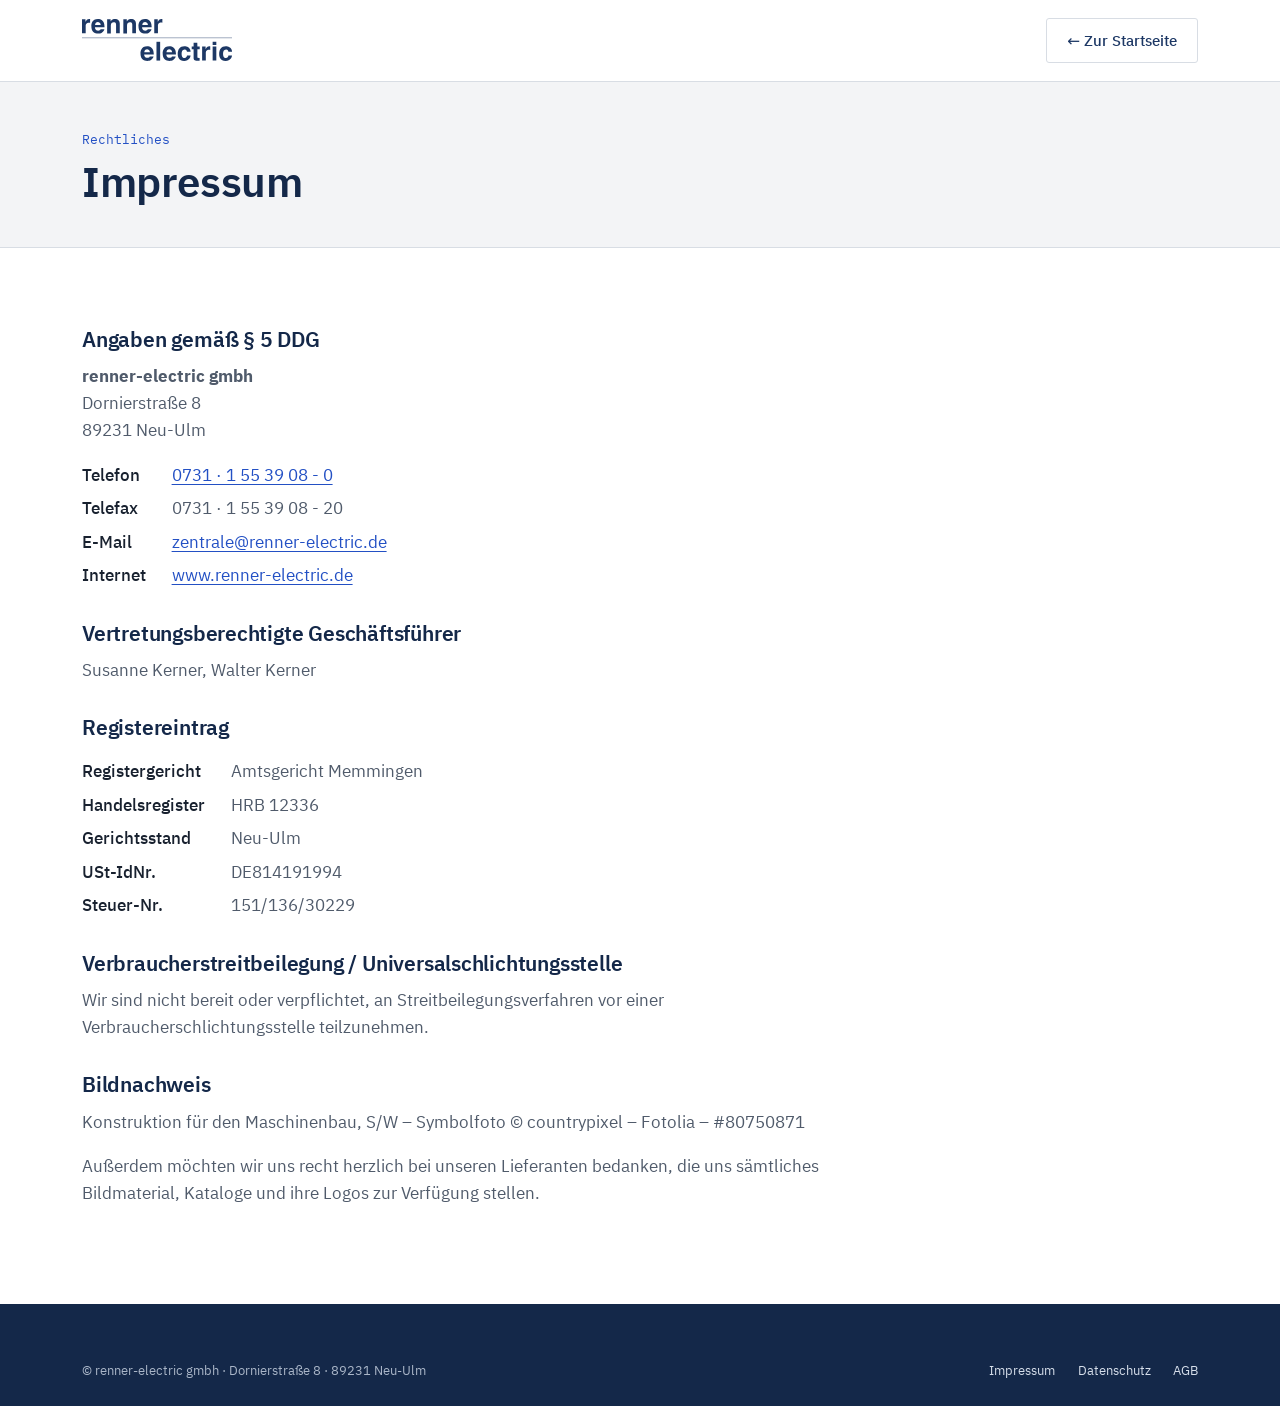
<file: impressum.html>
<!doctype html>
<html lang="de">
<head>
  <meta charset="utf-8">
  <meta name="viewport" content="width=device-width, initial-scale=1">
  <title>Impressum | renner-electric gmbh</title>
  <meta name="robots" content="noindex, follow">
  <meta name="theme-color" content="#0b1d38">
  <link rel="icon" href="assets/img/favicon.svg" type="image/svg+xml">
  <link rel="stylesheet" href="assets/css/style.css">
</head>
<body>
<header class="header is-scrolled">
  <div class="container">
    <a class="logo" href="index.html" aria-label="renner-electric – zur Startseite"><img src="assets/img/logo.svg" alt="renner electric" width="143" height="40"></a>
    <a class="btn btn--outline" href="index.html">← Zur Startseite</a>
  </div>
</header>
<main>
  <section class="page-hero"><div class="container"><span class="eyebrow">Rechtliches</span><h1>Impressum</h1></div></section>
  <div class="container"><article class="prose">
<h2>Angaben gemäß § 5 DDG</h2>
<p><strong>renner-electric gmbh</strong><br>Dornierstraße 8<br>89231 Neu-Ulm</p>
<dl>
  <dt>Telefon</dt><dd><a href="tel:+4973115539080">0731 · 1 55 39 08 - 0</a></dd>
  <dt>Telefax</dt><dd>0731 · 1 55 39 08 - 20</dd>
  <dt>E-Mail</dt><dd><a href="mailto:zentrale@renner-electric.de">zentrale@renner-electric.de</a></dd>
  <dt>Internet</dt><dd><a href="https://www.renner-electric.de">www.renner-electric.de</a></dd>
</dl>
<h2>Vertretungsberechtigte Geschäftsführer</h2>
<p>Susanne Kerner, Walter Kerner</p>
<h2>Registereintrag</h2>
<dl>
  <dt>Registergericht</dt><dd>Amtsgericht Memmingen</dd>
  <dt>Handelsregister</dt><dd>HRB 12336</dd>
  <dt>Gerichtsstand</dt><dd>Neu-Ulm</dd>
  <dt>USt-IdNr.</dt><dd>DE814191994</dd>
  <dt>Steuer-Nr.</dt><dd>151/136/30229</dd>
</dl>
<h2>Verbraucherstreitbeilegung / Universalschlichtungsstelle</h2>
<p>Wir sind nicht bereit oder verpflichtet, an Streitbeilegungsverfahren vor einer Verbraucherschlichtungsstelle teilzunehmen.</p>
<h2>Bildnachweis</h2>
<p>Konstruktion für den Maschinenbau, S/W – Symbolfoto © countrypixel – Fotolia – #80750871</p>
<p>Außerdem möchten wir uns recht herzlich bei unseren Lieferanten bedanken, die uns sämtliches Bildmaterial, Kataloge und ihre Logos zur Verfügung stellen.</p>

  </article></div>
</main>
<footer class="footer">
  <div class="container">
    <div class="footer__bottom" style="margin-top:0;border-top:0;padding-top:0">
      <span>© renner-electric gmbh · Dornierstraße 8 · 89231 Neu-Ulm</span>
      <nav aria-label="Rechtliches"><a href="impressum.html">Impressum</a><a href="datenschutz.html">Datenschutz</a><a href="agb.html">AGB</a></nav>
    </div>
  </div>
</footer>
</body>
</html>
</file>
<file: assets/css/style.css>
/* =========================================================
   renner-electric gmbh – Website
   Farben: Navy aus dem Logo (#1D3865), Blau vom Firmenschild/Pylon
   Schrift: IBM Plex Sans / Mono (selbst gehostet, SIL OFL)
   ========================================================= */

@font-face { font-family: "Plex"; src: url("../fonts/plex-sans-400.woff2") format("woff2"); font-weight: 400; font-display: swap; }
@font-face { font-family: "Plex"; src: url("../fonts/plex-sans-500.woff2") format("woff2"); font-weight: 500; font-display: swap; }
@font-face { font-family: "Plex"; src: url("../fonts/plex-sans-600.woff2") format("woff2"); font-weight: 600; font-display: swap; }
@font-face { font-family: "Plex"; src: url("../fonts/plex-sans-700.woff2") format("woff2"); font-weight: 700; font-display: swap; }
@font-face { font-family: "Plex Mono"; src: url("../fonts/plex-mono-400.woff2") format("woff2"); font-weight: 400; font-display: swap; }
@font-face { font-family: "Plex Mono"; src: url("../fonts/plex-mono-500.woff2") format("woff2"); font-weight: 500; font-display: swap; }

:root {
  --navy: #1d3865;
  --navy-dark: #142849;
  --blue: #2350c4;          /* Pylon vor dem Gebäude */
  --blue-dark: #1b3f9f;
  --blue-tint: #eef2fb;

  --ink: #18212f;
  --ink-soft: #505b6b;
  --ink-mute: #7a8494;
  --line: #d8dde4;
  --line-soft: #e8ebef;
  --bg: #ffffff;
  --bg-grey: #f3f4f6;

  --radius: 3px;
  --container: 1180px;
  --gutter: clamp(16px, 4vw, 32px);

  --font: "Plex", ui-sans-serif, system-ui, -apple-system, "Segoe UI", Roboto, Arial, sans-serif;
  --mono: "Plex Mono", ui-monospace, "SF Mono", Menlo, Consolas, monospace;
}

*, *::before, *::after { box-sizing: border-box; }
html { scroll-behavior: smooth; scroll-padding-top: 72px; -webkit-text-size-adjust: 100%; }
body { margin: 0; font-family: var(--font); font-size: 17px; line-height: 1.6; color: var(--ink); background: var(--bg); -webkit-font-smoothing: antialiased; overflow-x: hidden; }
img { max-width: 100%; display: block; }
figure { margin: 0; }
a { color: var(--blue); text-underline-offset: 3px; }
a:hover { color: var(--blue-dark); }
button { font: inherit; cursor: pointer; }
h1, h2, h3, h4 { margin: 0 0 .5em; line-height: 1.2; font-weight: 600; letter-spacing: -0.01em; color: var(--navy-dark); }
p { margin: 0 0 1em; }
ul { margin: 0; padding: 0; }
:focus-visible { outline: 2px solid var(--blue); outline-offset: 2px; }

.container { width: 100%; max-width: var(--container); margin-inline: auto; padding-inline: var(--gutter); }
.visually-hidden { position: absolute !important; width: 1px; height: 1px; overflow: hidden; clip: rect(0 0 0 0); white-space: nowrap; }
.skip-link { position: absolute; left: 16px; top: -60px; z-index: 200; background: var(--navy); color: #fff; padding: 10px 16px; }
.skip-link:focus { top: 12px; }
.mono { font-family: var(--mono); font-size: .88em; letter-spacing: 0; }
.muted { color: var(--ink-soft); }

/* ---------- Buttons ---------- */
.btn {
  display: inline-flex; align-items: center; justify-content: center; gap: .5em;
  padding: .8em 1.3em; border: 1px solid var(--blue); border-radius: var(--radius);
  background: var(--blue); color: #fff; font-weight: 500; font-size: .96rem; line-height: 1.2;
  text-decoration: none; white-space: nowrap; transition: background .15s, border-color .15s, color .15s;
}
.btn:hover { background: var(--blue-dark); border-color: var(--blue-dark); color: #fff; }
.btn svg { width: 1.05em; height: 1.05em; flex: none; }
.btn--outline { background: transparent; color: var(--navy); border-color: var(--line); }
.btn--outline:hover { background: var(--bg-grey); color: var(--navy); border-color: var(--ink-mute); }
.btn--dark { background: var(--navy); border-color: var(--navy); }
.btn--dark:hover { background: var(--navy-dark); border-color: var(--navy-dark); }
.link-arrow { font-weight: 500; text-decoration: none; }
.link-arrow:hover { text-decoration: underline; }

/* ---------- Kopfbereich ---------- */
.masthead { border-bottom: 1px solid var(--line); background: #fff; }
.masthead .container { display: flex; align-items: center; justify-content: space-between; gap: 2rem; padding-block: 18px; }
.logo { flex: none; display: block; }
.logo img { height: 42px; width: auto; }
.masthead__info { display: flex; align-items: center; gap: 2.2rem; font-size: .9rem; color: var(--ink-soft); }
.masthead__info > div { display: grid; line-height: 1.35; }
.masthead__info small { font-size: .75rem; text-transform: uppercase; letter-spacing: .06em; color: var(--ink-mute); }
.masthead__info strong { font-weight: 600; color: var(--navy-dark); font-size: 1rem; }
.masthead__phone { font-size: 1.25rem !important; text-decoration: none; color: var(--navy-dark); }
.masthead__phone:hover { color: var(--blue); }
.status { display: inline-flex; align-items: center; gap: .45em; }
.status__dot { width: 8px; height: 8px; border-radius: 50%; background: #9aa3af; flex: none; }
.status.is-open .status__dot { background: #2f9e57; }

.navbar { position: sticky; top: 0; z-index: 100; background: var(--navy); }
.navbar .container { display: flex; align-items: center; justify-content: space-between; min-height: 52px; }
.nav { display: flex; }
.nav a { color: #d6deea; text-decoration: none; font-size: .95rem; font-weight: 500; padding: 15px 16px; border-bottom: 3px solid transparent; transition: color .15s, border-color .15s; }
.nav a:first-child { padding-left: 0; }
.nav a:hover { color: #fff; }
.nav a.is-active { color: #fff; border-bottom-color: #fff; }
.navbar__cta { color: #fff; text-decoration: none; font-weight: 500; font-size: .95rem; display: inline-flex; align-items: center; gap: .5em; }
.navbar__cta svg { width: 16px; height: 16px; }
.navbar__cta:hover { color: #fff; text-decoration: underline; }
.menu-toggle { display: none; background: none; border: 0; color: #fff; padding: 12px 0; align-items: center; gap: .6em; font-weight: 500; }
.menu-toggle span, .menu-toggle span::before, .menu-toggle span::after { display: block; width: 18px; height: 2px; background: #fff; position: relative; transition: transform .2s, background .2s; }
.menu-toggle span::before, .menu-toggle span::after { content: ""; position: absolute; left: 0; }
.menu-toggle span::before { top: -6px; }
.menu-toggle span::after { top: 6px; }
.menu-open .menu-toggle span { background: transparent; }
.menu-open .menu-toggle span::before { transform: translateY(6px) rotate(45deg); }
.menu-open .menu-toggle span::after { transform: translateY(-6px) rotate(-45deg); }

/* Unterseiten (Impressum etc.) nutzen einen einfachen Kopf */
.header { border-bottom: 1px solid var(--line); background: #fff; }
.header .container { display: flex; align-items: center; justify-content: space-between; gap: 1rem; padding-block: 18px; }

/* ---------- Einstieg ---------- */
.intro { border-bottom: 1px solid var(--line); }
.intro__grid { display: grid; grid-template-columns: 1fr 1.15fr; min-height: 520px; }
.intro__text { padding: clamp(40px, 6vw, 80px) clamp(24px, 4vw, 56px) clamp(40px, 6vw, 72px) 0; display: flex; flex-direction: column; justify-content: center; }
.intro h1 { font-size: clamp(2rem, 3.8vw, 3rem); font-weight: 600; line-height: 1.12; letter-spacing: -0.02em; margin-bottom: .6em; }
.intro__lead { font-size: 1.12rem; color: var(--ink-soft); max-width: 32em; margin-bottom: 1.8rem; }
.intro__actions { display: flex; flex-wrap: wrap; gap: .75rem; }
.intro__media { position: relative; margin-right: calc(-1 * max(var(--gutter), (100vw - var(--container)) / 2 + var(--gutter))); }
.intro__media img { width: 100%; height: 100%; object-fit: cover; object-position: 60% center; }
.intro__media figcaption { position: absolute; left: 0; bottom: 0; background: #fff; padding: 10px 16px 0 0; font-size: .82rem; color: var(--ink-mute); }

.facts { border-bottom: 1px solid var(--line); background: #fff; }
.facts ul { list-style: none; display: grid; grid-template-columns: repeat(4, 1fr); }
.facts li { padding: 22px 24px; border-left: 1px solid var(--line); }
.facts li:first-child { border-left: 0; padding-left: 0; }
.facts strong { display: block; font-size: 1.05rem; font-weight: 600; color: var(--navy-dark); }
.facts span { font-size: .9rem; color: var(--ink-soft); }

/* ---------- Abschnitte ---------- */
.section { padding: clamp(56px, 8vw, 96px) 0; }
.section--grey { background: var(--bg-grey); }
.section + .section:not(.section--grey) { border-top: 1px solid var(--line); }
.section__head { display: grid; grid-template-columns: 1fr 1.4fr; gap: 2rem 4rem; align-items: end; margin-bottom: clamp(32px, 4vw, 48px); padding-bottom: 20px; border-bottom: 2px solid var(--navy); }
.section__head h2 { font-size: clamp(1.7rem, 3vw, 2.3rem); margin: 0; }
.section__head p { margin: 0; color: var(--ink-soft); }
.section__num { display: block; font-family: var(--mono); font-size: .8rem; color: var(--blue); margin-bottom: .4rem; letter-spacing: .02em; }

/* ---------- Leistungen ---------- */
.services { display: grid; grid-template-columns: repeat(3, 1fr); }
.service { padding: 0 28px; border-left: 1px solid var(--line); display: flex; flex-direction: column; }
.service:first-child { padding-left: 0; border-left: 0; }
.service:last-child { padding-right: 0; }
.service img { aspect-ratio: 4/3; object-fit: cover; width: 100%; margin-bottom: 1.2rem; border-radius: var(--radius); }
.service h3 { font-size: 1.3rem; margin-bottom: .4rem; }
.service p { color: var(--ink-soft); font-size: .98rem; }
.service ul { list-style: none; margin: 0 0 1.4rem; border-top: 1px solid var(--line-soft); }
.service li { padding: .5rem 0; border-bottom: 1px solid var(--line-soft); font-size: .94rem; }
.service .link-arrow { margin-top: auto; }

/* ---------- Sortiment ---------- */
.catalog__tools { display: flex; flex-wrap: wrap; align-items: center; justify-content: space-between; gap: 1rem; margin-bottom: 1.2rem; }
.search { position: relative; flex: 1 1 320px; max-width: 440px; }
.search svg { position: absolute; left: 12px; top: 50%; transform: translateY(-50%); width: 18px; height: 18px; color: var(--ink-mute); pointer-events: none; }
.search input { width: 100%; padding: .75em .9em .75em 2.4em; border: 1px solid var(--line); border-radius: var(--radius); background: #fff; font: inherit; font-size: .96rem; }
.search input:focus { outline: none; border-color: var(--blue); box-shadow: 0 0 0 3px rgba(35, 80, 196, .15); }
.catalog__count { font-family: var(--mono); font-size: .82rem; color: var(--ink-mute); }
.catalog { display: grid; grid-template-columns: 1fr 1fr; column-gap: 48px; border-top: 1px solid var(--line); }
.product { display: grid; grid-template-columns: 15em 1fr; gap: 1.2rem; padding: 14px 0; border-bottom: 1px solid var(--line); }
.product h3 { font-size: .98rem; margin: 0; font-weight: 600; color: var(--navy-dark); }
.product p { margin: 0; font-size: .92rem; color: var(--ink-soft); line-height: 1.5; }
.product[hidden] { display: none; }
.catalog__empty { display: none; padding: 1.5rem 0; color: var(--ink-soft); }
.catalog__empty.is-visible { display: block; }
.catalog__order { margin-top: 2rem; display: flex; flex-wrap: wrap; align-items: center; justify-content: space-between; gap: 1rem; padding: 20px 24px; background: #fff; border: 1px solid var(--line); border-left: 4px solid var(--blue); }
.catalog__order p { margin: 0; }

.suppliers { margin-top: 3rem; }
.suppliers h3 { font-size: 1rem; margin-bottom: .3rem; }
.suppliers > p { font-size: .92rem; color: var(--ink-soft); margin-bottom: 1rem; }
.suppliers ul { list-style: none; display: grid; grid-template-columns: repeat(4, 1fr); border-top: 1px solid var(--line); border-left: 1px solid var(--line); }
.suppliers li { border-right: 1px solid var(--line); border-bottom: 1px solid var(--line); }
.suppliers a { display: block; padding: 10px 14px; font-size: .9rem; color: var(--ink); text-decoration: none; background: #fff; }
.suppliers a:hover { color: var(--blue); background: var(--blue-tint); }

/* ---------- Detail (Steuerungsbau / Automatisierung) ---------- */
.detail { display: grid; grid-template-columns: 1fr 1.25fr; gap: clamp(32px, 5vw, 64px); align-items: start; }
.detail__media img { width: 100%; aspect-ratio: 4/3.3; object-fit: cover; border-radius: var(--radius); }
.detail__media figcaption { margin-top: .8rem; font-size: .86rem; color: var(--ink-soft); }
.detail__media figcaption .mono { color: var(--navy); }
.detail__intro { font-size: 1.06rem; color: var(--ink-soft); }

.tabs { margin-top: 1.6rem; }
.tabs__list { display: flex; flex-wrap: wrap; border-bottom: 1px solid var(--line); }
.tabs__btn { background: none; border: 0; border-bottom: 3px solid transparent; margin-bottom: -1px; padding: .7em 1.1em; font-weight: 500; font-size: .95rem; color: var(--ink-soft); }
.tabs__btn:first-child { padding-left: 0; }
.tabs__btn:hover { color: var(--navy-dark); }
.tabs__btn[aria-selected="true"] { color: var(--navy-dark); border-bottom-color: var(--blue); }
.tabs__panel { padding-top: 1.4rem; }
.tabs__panel[hidden] { display: none; }
.tabs__panel h3 { font-size: 1.15rem; }
.tabs__panel p { color: var(--ink-soft); }

.checklist { list-style: none; display: grid; grid-template-columns: 1fr 1fr; column-gap: 2rem; margin: 1rem 0 0; border-top: 1px solid var(--line-soft); }
.checklist li { position: relative; padding: .55rem 0 .55rem 1.3rem; border-bottom: 1px solid var(--line-soft); font-size: .95rem; line-height: 1.45; }
.checklist li::before { content: ""; position: absolute; left: 0; top: 1.05em; width: 7px; height: 7px; background: var(--blue); }
.note { margin-top: 1.2rem; padding: 12px 16px; background: var(--blue-tint); border-left: 3px solid var(--blue); font-size: .95rem; }
.note p { margin: 0; color: var(--ink) !important; }

/* ---------- BERNSTEIN ---------- */
.partner { display: grid; grid-template-columns: 1fr 1fr; gap: clamp(32px, 5vw, 64px); align-items: start; }
.partner img { width: 100%; aspect-ratio: 17/11; object-fit: cover; border-radius: var(--radius); }
.spec { width: 100%; border-collapse: collapse; margin: 1.2rem 0 1.6rem; font-size: .95rem; }
.spec th, .spec td { text-align: left; padding: .6rem 0; border-bottom: 1px solid var(--line); vertical-align: top; }
.spec th { width: 42%; font-weight: 500; color: var(--ink-soft); }
.spec td { font-family: var(--mono); font-size: .9rem; color: var(--navy-dark); }
.partner__groups { display: grid; grid-template-columns: repeat(3, 1fr); gap: 0 32px; margin-top: 3rem; }
.partner__groups h3 { font-size: 1rem; padding-bottom: .6rem; border-bottom: 2px solid var(--navy); margin-bottom: 0; }
.partner__groups ul { list-style: none; }
.partner__groups li { font-size: .92rem; padding: .45rem 0; border-bottom: 1px solid var(--line-soft); color: var(--ink-soft); }

/* ---------- Referenzen ---------- */
.gallery { display: grid; grid-template-columns: repeat(4, 1fr); grid-auto-rows: 220px; grid-auto-flow: dense; gap: 8px; }
.gallery__item { position: relative; display: block; width: 100%; height: 100%; border: 0; padding: 0; background: var(--bg-grey); cursor: zoom-in; overflow: hidden; border-radius: var(--radius); }
.gallery__item--big { grid-column: span 2; grid-row: span 2; }
.gallery__item--tall { grid-row: span 2; }
.gallery__item--wide { grid-column: span 2; }
.gallery__item img { width: 100%; height: 100%; object-fit: cover; transition: opacity .2s; }
.gallery__item:hover img { opacity: .88; }
.gallery__zoom { display: none; }
.gallery__cta { grid-row: span 2; display: flex; flex-direction: column; justify-content: flex-end; gap: .6rem; padding: 24px; background: var(--bg-grey); border: 1px solid var(--line); text-decoration: none; color: var(--ink); border-radius: var(--radius); }
.gallery__cta strong { font-size: 1.15rem; color: var(--navy-dark); font-weight: 600; line-height: 1.3; }
.gallery__cta span { color: var(--blue); font-weight: 500; }
.gallery__cta:hover { border-color: var(--blue); color: var(--ink); }

.lightbox { border: 0; padding: 0; background: transparent; max-width: min(1100px, 94vw); width: 100%; overflow: visible; }
.lightbox::backdrop { background: rgba(10, 18, 32, .9); }
.lightbox img { width: 100%; max-height: 82vh; object-fit: contain; }
.lightbox__bar { display: flex; justify-content: space-between; align-items: center; margin-top: 10px; color: #d6deea; font-family: var(--mono); font-size: .85rem; }
.lightbox__btns { display: flex; gap: 6px; }
.lightbox button { width: 42px; height: 42px; border: 1px solid rgba(255,255,255,.3); border-radius: var(--radius); background: transparent; color: #fff; display: grid; place-items: center; }
.lightbox button:hover { background: rgba(255,255,255,.12); }
.lightbox button svg { width: 18px; height: 18px; }

/* ---------- Über uns ---------- */
.about { display: grid; grid-template-columns: 1fr 1.2fr; gap: clamp(32px, 5vw, 64px); align-items: start; }
.about img { width: 100%; aspect-ratio: 4/3; object-fit: cover; object-position: 80% center; border-radius: var(--radius); }
.values { display: grid; grid-template-columns: 1fr 1fr; gap: 0 2rem; margin-top: 1.4rem; border-top: 1px solid var(--line); }
.value { padding: .9rem 0; border-bottom: 1px solid var(--line); }
.value strong { display: block; font-weight: 600; color: var(--navy-dark); }
.value span { font-size: .92rem; color: var(--ink-soft); }

/* ---------- Aktuelles ---------- */
.news { list-style: none; border-top: 1px solid var(--line); }
.news li { display: grid; grid-template-columns: 11rem 1fr auto; gap: 1.5rem; align-items: baseline; padding: 20px 0; border-bottom: 1px solid var(--line); }
.news__tag { font-family: var(--mono); font-size: .8rem; color: var(--blue); }
.news h3 { font-size: 1.1rem; margin-bottom: .25rem; }
.news p { margin: 0; color: var(--ink-soft); font-size: .96rem; }

/* ---------- Kontakt ---------- */
.contact { display: grid; grid-template-columns: .9fr 1.1fr; gap: clamp(32px, 5vw, 64px); align-items: start; }
.contact__big { font-size: clamp(1.6rem, 3vw, 2.1rem); font-weight: 600; color: var(--navy-dark); text-decoration: none; display: inline-block; margin-bottom: .2rem; letter-spacing: -0.01em; }
.contact__big:hover { color: var(--blue); }
.contact dl { display: grid; grid-template-columns: 7rem 1fr; margin: 1.4rem 0; border-top: 1px solid var(--line); }
.contact dt, .contact dd { margin: 0; padding: .65rem 0; border-bottom: 1px solid var(--line); }
.contact dt { color: var(--ink-mute); font-size: .9rem; }
.contact dd { font-size: .98rem; }
.hours { border-collapse: collapse; width: 100%; }
.hours td { padding: 0 0 .2rem; vertical-align: top; }
.hours td:first-child { width: 5.5rem; }
.hours tr.is-today td { font-weight: 600; color: var(--navy-dark); }

.map { position: relative; aspect-ratio: 16/10; background: var(--bg-grey); border: 1px solid var(--line); border-radius: var(--radius); overflow: hidden; }
.map iframe { width: 100%; height: 100%; border: 0; display: block; }
.map__consent { position: absolute; inset: 0; display: grid; place-content: center; justify-items: center; text-align: center; gap: .8rem; padding: 1.5rem; }
.map__consent p { margin: 0; font-size: .85rem; color: var(--ink-soft); max-width: 30em; }

.form-card { background: #fff; border: 1px solid var(--line); border-top: 4px solid var(--navy); padding: clamp(20px, 3vw, 32px); }
.form-card .tabs { margin-top: 0; }
.form-card .tabs__list { margin-bottom: 1.4rem; }
.form-card .tabs__panel { padding-top: 0; }
.form-grid { display: grid; grid-template-columns: 1fr 1fr; gap: 14px 16px; }
.field { display: grid; gap: .3rem; }
.field--full { grid-column: 1 / -1; }
.field label { font-size: .86rem; font-weight: 500; color: var(--ink); }
.req { color: var(--blue); }
.field input, .field textarea, .field select { width: 100%; font: inherit; font-size: .96rem; padding: .65em .8em; border: 1px solid var(--line); border-radius: var(--radius); background: #fff; color: var(--ink); }
.field textarea { min-height: 130px; resize: vertical; }
.field input:focus, .field textarea:focus, .field select:focus { outline: none; border-color: var(--blue); box-shadow: 0 0 0 3px rgba(35, 80, 196, .15); }
.field input:user-invalid, .field textarea:user-invalid { border-color: #c4352b; }
.order-rows { display: grid; gap: 10px; }
.order-row { display: grid; grid-template-columns: 1fr 110px 42px; gap: 10px; align-items: end; }
.order-row .remove { height: 42px; border: 1px solid var(--line); border-radius: var(--radius); background: #fff; color: var(--ink-mute); display: grid; place-items: center; }
.order-row .remove:hover:not(:disabled) { color: #c4352b; border-color: #c4352b; }
.order-row .remove:disabled { opacity: .4; cursor: default; }
.order-row .remove svg { width: 16px; height: 16px; }
.add-row { margin-top: 10px; background: none; border: 0; padding: .3em 0; color: var(--blue); font-weight: 500; font-size: .94rem; }
.add-row:hover { text-decoration: underline; }
.form-legend { grid-column: 1 / -1; margin: .8rem 0 0; padding-top: 1rem; border-top: 1px solid var(--line); font-weight: 600; color: var(--navy-dark); font-size: .95rem; }
.consent { grid-column: 1 / -1; display: flex; gap: .6rem; align-items: flex-start; font-size: .87rem; color: var(--ink-soft); }
.consent input { margin-top: 4px; width: 16px; height: 16px; accent-color: var(--blue); flex: none; }
.form-actions { grid-column: 1 / -1; display: flex; flex-wrap: wrap; align-items: center; justify-content: space-between; gap: 1rem; }
.form-actions small { color: var(--ink-mute); font-size: .82rem; }
.form-status { grid-column: 1 / -1; display: none; padding: .8rem 1rem; background: #edf7f0; border-left: 3px solid #2f9e57; font-size: .94rem; }
.form-status.is-visible { display: block; }

/* ---------- Footer ---------- */
.footer { background: var(--navy-dark); color: #aab6c8; padding: 56px 0 24px; font-size: .92rem; }
.footer__grid { display: grid; grid-template-columns: 1.3fr 1fr 1fr 1fr; gap: 32px; }
.footer img { height: 40px; width: auto; margin-bottom: 1rem; }
.footer h4 { color: #fff; font-size: .92rem; font-weight: 600; margin-bottom: .8rem; }
.footer ul { list-style: none; display: grid; gap: .4rem; }
.footer a { color: #d6deea; text-decoration: none; }
.footer a:hover { color: #fff; text-decoration: underline; }
.footer__bottom { margin-top: 40px; padding-top: 18px; border-top: 1px solid rgba(255,255,255,.12); display: flex; flex-wrap: wrap; justify-content: space-between; gap: 1rem; font-size: .84rem; }
.footer__bottom nav { display: flex; gap: 1.4rem; }

.mobile-cta { display: none; }

/* ---------- Unterseiten ---------- */
.page-hero { background: var(--bg-grey); border-bottom: 1px solid var(--line); padding: 48px 0 40px; }
.page-hero h1 { font-size: clamp(1.9rem, 4vw, 2.6rem); margin: 0; }
.page-hero .eyebrow { display: block; font-family: var(--mono); font-size: .8rem; color: var(--blue); margin-bottom: .4rem; }
.prose { max-width: 760px; padding: 48px 0 80px; }
.prose h2 { font-size: 1.3rem; margin-top: 2rem; }
.prose h3 { font-size: 1.08rem; margin-top: 1.6rem; }
.prose h4 { font-size: 1rem; margin-top: 1.2rem; }
.prose p, .prose li { color: var(--ink-soft); }
.prose ul, .prose ol { padding-left: 1.3rem; margin-bottom: 1em; }
.prose a { word-break: break-word; }
.prose dl { display: grid; grid-template-columns: max-content 1fr; gap: .4rem 1.6rem; }
.prose dt { font-weight: 500; }
.prose dd { margin: 0; color: var(--ink-soft); }

@media (prefers-reduced-motion: reduce) { html { scroll-behavior: auto; } }

/* =========================================================
   Responsive
   ========================================================= */
@media (max-width: 1080px) {
  .masthead__info .hide-md { display: none; }
  .nav a { padding-inline: 11px; font-size: .9rem; }
  .catalog { grid-template-columns: 1fr; }
  .suppliers ul { grid-template-columns: repeat(3, 1fr); }
}

@media (max-width: 900px) {
  .navbar__cta { display: none; }
  .menu-toggle { display: inline-flex; }
  .navbar .container { min-height: 48px; }
  .nav { display: none; position: absolute; left: 0; right: 0; top: 100%; flex-direction: column; background: var(--navy); padding: 0 var(--gutter) 12px; border-top: 1px solid rgba(255,255,255,.12); }
  .menu-open .nav { display: flex; }
  .nav a, .nav a:first-child { padding: 12px 0; border-bottom: 1px solid rgba(255,255,255,.1); }
  .nav a.is-active { border-bottom-color: rgba(255,255,255,.1); }

  .intro__grid, .detail, .partner, .about, .contact, .section__head { grid-template-columns: 1fr; }
  .intro__grid { min-height: 0; }
  .intro__text { padding: 36px 0 32px; }
  .intro__media { margin: 0 calc(-1 * var(--gutter)); aspect-ratio: 16/10; }
  .facts ul { grid-template-columns: 1fr 1fr; }
  .facts li { padding: 16px 0 16px 16px; }
  .facts li:nth-child(odd) { border-left: 0; padding-left: 0; }
  .facts li:nth-child(-n+2) { border-bottom: 1px solid var(--line); }
  .services { grid-template-columns: 1fr; gap: 40px; }
  .service, .service:first-child, .service:last-child { padding: 0; border-left: 0; }
  .service img { aspect-ratio: 16/9; }
  .partner__groups { grid-template-columns: 1fr; gap: 24px; }
  .gallery { grid-template-columns: repeat(2, 1fr); grid-auto-rows: 170px; }
  .news li { grid-template-columns: 1fr; gap: .3rem; }
  .news li .btn { justify-self: start; margin-top: .6rem; }
}

@media (max-width: 640px) {
  body { font-size: 16px; padding-bottom: 64px; }
  .masthead .container { padding-block: 14px; }
  .logo img { height: 34px; }
  .masthead__info { gap: 1rem; }
  .masthead__info .hide-sm { display: none; }
  .masthead__phone { font-size: 1rem !important; }
  .product { grid-template-columns: 1fr; gap: .2rem; }
  .suppliers ul { grid-template-columns: repeat(2, 1fr); }
  .checklist, .values, .form-grid { grid-template-columns: 1fr; }
  .order-row { grid-template-columns: 1fr 76px 42px; }
  .footer__grid { grid-template-columns: 1fr; }
  .mobile-cta { display: grid; grid-template-columns: 1fr 1fr; position: fixed; z-index: 90; left: 0; right: 0; bottom: 0; background: #fff; border-top: 1px solid var(--line); padding: 8px 10px calc(8px + env(safe-area-inset-bottom)); gap: 8px; }
}
</file>
